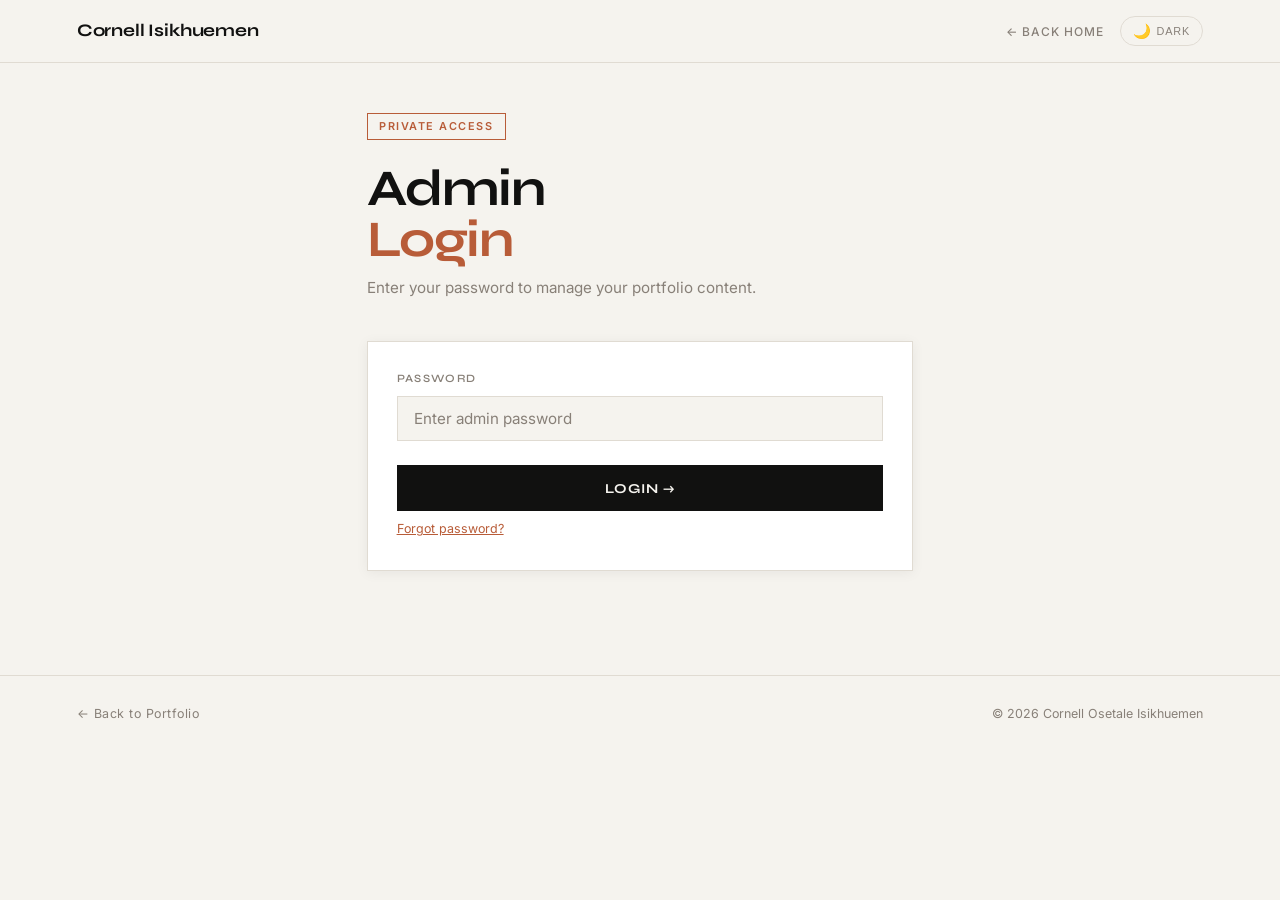
<file: admin.html>
<!DOCTYPE html>
<html lang="en" data-theme="light">
<head>
  <meta charset="UTF-8" />
  <meta name="viewport" content="width=device-width, initial-scale=1.0" />
  <title>Admin Panel | Korncept</title>
  <meta name="robots" content="noindex, nofollow" />
  <link href="https://fonts.googleapis.com/css2?family=Syne:wght@400;500;600;700&family=Inter:wght@300;400;500&display=swap" rel="stylesheet" />

  <style>
    :root {
      --ink:        #111110;
      --paper:      #f5f3ee;
      --surface:    #ffffff;
      --accent:     #b85c38;
      --accent-dim: rgba(184,92,56,0.08);
      --muted:      #888078;
      --rule:       #e0dbd2;
      --nav-bg:     rgba(245,243,238,0.94);
      --ok:         #1e6641; --ok-bg:  #edf7f1;
      --bad:        #7a1e1e; --bad-bg: #fdeaea;
      --warn:       #7a4f10; --warn-bg:#fdf3e3;
      --info:       #1a3f6f; --info-bg:#e8f0fb;
      --display: 'Syne', system-ui, sans-serif;
      --body:    'Inter', system-ui, sans-serif;
      --shadow:  0 2px 12px rgba(0,0,0,0.06);
    }
    [data-theme="dark"] {
      --ink:        #f0ece3; --paper:      #0d0d0c; --surface:    #1a1917;
      --accent:     #d4764e; --accent-dim: rgba(212,118,78,0.1);
      --muted:      #8a8278; --rule:       #2a2926; --nav-bg:     rgba(13,13,12,0.94);
      --ok:  #3aaa6a; --ok-bg:   #0d2318;
      --bad: #d45050; --bad-bg:  #200c0c;
      --warn:#c9882a; --warn-bg: #1f1508;
      --info:#5a8fd4; --info-bg: #091529;
    }
    *, *::before, *::after { box-sizing: border-box; margin: 0; padding: 0; }
    html { scroll-behavior: smooth; }
    body { background: var(--paper); color: var(--ink); font-family: var(--body); font-size: 16px; line-height: 1.6; transition: background 0.3s, color 0.3s; min-height: 100vh; }

    /* ── NAV ── */
    nav { position: fixed; top: 0; left: 0; right: 0; display: flex; justify-content: space-between; align-items: center; padding: 1rem 6vw; background: var(--nav-bg); backdrop-filter: blur(10px); border-bottom: 1px solid var(--rule); z-index: 100; }
    .nav-logo { font-family: var(--display); font-size: 1.1rem; font-weight: 700; color: var(--ink); text-decoration: none; letter-spacing: -0.01em; }
    .nav-right { display: flex; align-items: center; gap: 1rem; }
    .nav-back { font-size: 0.75rem; font-weight: 500; letter-spacing: 0.08em; text-transform: uppercase; color: var(--muted); text-decoration: none; transition: color 0.2s; }
    .nav-back:hover { color: var(--accent); }
    .theme-toggle { background: none; border: 1px solid var(--rule); border-radius: 100px; padding: 0.35rem 0.75rem; cursor: pointer; font-size: 0.9rem; color: var(--ink); display: flex; align-items: center; gap: 0.35rem; transition: border-color 0.2s; }
    .theme-toggle:hover { border-color: var(--accent); }
    .toggle-label { font-size: 0.68rem; font-weight: 500; letter-spacing: 0.08em; text-transform: uppercase; color: var(--muted); }

    /* ── LAYOUT ── */
    main { padding: 7rem 6vw 5rem; max-width: 700px; margin: 0 auto; }

    /* ── SCREENS ── */
    .screen { display: none; }
    .screen.active { display: block; }

    /* ── HEADER ── */
    .page-tag { display: inline-block; font-size: 0.68rem; font-weight: 600; letter-spacing: 0.14em; text-transform: uppercase; color: var(--accent); border: 1px solid var(--accent); padding: 0.25rem 0.7rem; margin-bottom: 1.4rem; }
    .page-title { font-family: var(--display); font-size: clamp(2rem, 7vw, 3.2rem); font-weight: 700; letter-spacing: -0.03em; line-height: 1; margin-bottom: 0.7rem; }
    .page-title .accent { color: var(--accent); }
    .page-sub { font-size: 0.95rem; color: var(--muted); margin-bottom: 2.5rem; }

    /* ── CARD ── */
    .card { background: var(--surface); border: 1px solid var(--rule); padding: 1.8rem; margin-bottom: 1.5rem; box-shadow: var(--shadow); }

    /* ── FORM ── */
    .field-label { font-family: var(--display); font-size: 0.7rem; font-weight: 600; letter-spacing: 0.12em; text-transform: uppercase; color: var(--muted); margin-bottom: 0.5rem; display: block; }
    .field-input { width: 100%; background: var(--paper); border: 1px solid var(--rule); color: var(--ink); font-family: var(--body); font-size: 0.95rem; padding: 0.75rem 1rem; outline: none; transition: border-color 0.2s; margin-bottom: 1rem; }
    .field-input:focus { border-color: var(--accent); }
    .field-input::placeholder { color: var(--muted); }
    textarea.field-input { resize: vertical; min-height: 80px; }
    .field-row { display: grid; grid-template-columns: 1fr 1fr; gap: 0.8rem; }

    /* ── BUTTONS ── */
    .btn-primary { width: 100%; padding: 0.9rem; background: var(--ink); color: var(--paper); font-family: var(--display); font-size: 0.85rem; font-weight: 700; letter-spacing: 0.06em; text-transform: uppercase; border: none; cursor: pointer; transition: background 0.2s; margin-top: 0.5rem; }
    .btn-primary:hover { background: var(--accent); }
    .btn-secondary { padding: 0.55rem 1rem; background: none; border: 1px solid var(--rule); color: var(--muted); font-family: var(--display); font-size: 0.7rem; font-weight: 600; letter-spacing: 0.08em; text-transform: uppercase; cursor: pointer; transition: all 0.2s; }
    .btn-secondary:hover { border-color: var(--accent); color: var(--accent); }
    .btn-danger { border-color: var(--bad) !important; color: var(--bad) !important; }
    .btn-danger:hover { background: var(--bad) !important; color: white !important; }
    .btn-edit  { border-color: var(--info) !important; color: var(--info) !important; }
    .btn-edit:hover { background: var(--info) !important; color: white !important; }
    .btn-ok    { border-color: var(--ok) !important; color: var(--ok) !important; }
    .btn-ok:hover { background: var(--ok) !important; color: white !important; }
    .btn-row { display: flex; gap: 0.5rem; flex-wrap: wrap; }

    /* ── ALERTS ── */
    .alert { padding: 0.8rem 1rem; font-size: 0.85rem; border-left: 3px solid; margin-bottom: 1rem; display: none; }
    .alert.visible { display: block; }
    .alert-ok   { background: var(--ok-bg);   border-color: var(--ok);   color: var(--ok); }
    .alert-bad  { background: var(--bad-bg);  border-color: var(--bad);  color: var(--bad); }
    .alert-warn { background: var(--warn-bg); border-color: var(--warn); color: var(--warn); }
    .alert-info { background: var(--info-bg); border-color: var(--info); color: var(--info); }

    /* ── FORGOT PW LINK ── */
    .forgot-link { font-size: 0.78rem; color: var(--accent); cursor: pointer; text-decoration: underline; margin-top: 0.5rem; display: inline-block; }
    .forgot-link:hover { opacity: 0.8; }

    /* ── TABS ── */
    .tabs { display: flex; border-bottom: 1px solid var(--rule); margin-bottom: 2rem; overflow-x: auto; }
    .tab-btn { background: none; border: none; border-bottom: 2px solid transparent; padding: 0.7rem 1rem; font-family: var(--display); font-size: 0.72rem; font-weight: 600; letter-spacing: 0.08em; text-transform: uppercase; color: var(--muted); cursor: pointer; margin-bottom: -1px; transition: all 0.2s; white-space: nowrap; flex-shrink: 0; }
    .tab-btn.active { color: var(--accent); border-bottom-color: var(--accent); }
    .tab-panel { display: none; }
    .tab-panel.active { display: block; }

    /* ── SECTION TITLE ── */
    .section-title { font-family: var(--display); font-size: 1rem; font-weight: 700; letter-spacing: -0.02em; margin-bottom: 1.2rem; color: var(--ink); }

    /* ── IMAGE PREVIEW ── */
    .img-preview { width: 100%; aspect-ratio: 16/9; background: var(--paper); border: 1px dashed var(--rule); display: flex; align-items: center; justify-content: center; margin-bottom: 1rem; overflow: hidden; cursor: pointer; transition: border-color 0.2s; }
    .img-preview:hover { border-color: var(--accent); }
    .img-preview img { width: 100%; height: 100%; object-fit: cover; display: block; }
    .img-preview-placeholder { text-align: center; color: var(--muted); font-size: 0.85rem; }
    .img-preview-placeholder span { font-size: 2rem; display: block; margin-bottom: 0.5rem; }

    /* ── PILLS ── */
    .pill-row { display: flex; gap: 0.4rem; flex-wrap: wrap; margin-bottom: 1rem; }
    .pill { padding: 0.35rem 0.8rem; background: var(--paper); border: 1px solid var(--rule); color: var(--muted); font-family: var(--display); font-size: 0.68rem; font-weight: 600; letter-spacing: 0.08em; text-transform: uppercase; cursor: pointer; transition: all 0.15s; }
    .pill:hover { border-color: var(--accent); color: var(--accent); }
    .pill.active { background: var(--accent); border-color: var(--accent); color: white; }

    /* ── ITEM ROWS ── */
    .items-list { display: flex; flex-direction: column; gap: 0.8rem; }
    .item-row { background: var(--surface); border: 1px solid var(--rule); overflow: hidden; }
    .item-row-header { display: flex; align-items: center; gap: 1rem; padding: 0.9rem 1rem; }
    .item-thumb { width: 52px; height: 52px; object-fit: cover; flex-shrink: 0; border: 1px solid var(--rule); }
    .item-info { flex: 1; min-width: 0; }
    .item-name { font-family: var(--display); font-size: 0.9rem; font-weight: 600; white-space: nowrap; overflow: hidden; text-overflow: ellipsis; }
    .item-meta { font-size: 0.72rem; color: var(--muted); margin-top: 0.2rem; }
    .item-actions { display: flex; gap: 0.4rem; flex-shrink: 0; }

    /* ── INLINE EDIT PANEL ── */
    .edit-panel { display: none; padding: 1.2rem; border-top: 1px solid var(--rule); background: var(--paper); }
    .edit-panel.open { display: block; }
    .edit-img-row { display: flex; align-items: center; gap: 1rem; margin-bottom: 1rem; }
    .edit-thumb { width: 80px; height: 80px; object-fit: cover; border: 1px solid var(--rule); flex-shrink: 0; }
    .edit-img-change { font-size: 0.72rem; color: var(--accent); cursor: pointer; text-decoration: underline; }

    /* ── LINK ROWS ── */
    .link-row { background: var(--surface); border: 1px solid var(--rule); overflow: hidden; }
    .link-row-header { display: flex; align-items: center; gap: 1rem; padding: 0.9rem 1rem; }
    .link-info { flex: 1; min-width: 0; }
    .link-name { font-family: var(--display); font-size: 0.9rem; font-weight: 600; }
    .link-url  { font-size: 0.72rem; color: var(--accent); white-space: nowrap; overflow: hidden; text-overflow: ellipsis; }

    /* ── CODE SNIPPET ── */
    .snippet-area { font-family: monospace; font-size: 0.72rem; background: var(--paper); border: 1px solid var(--rule); padding: 1rem; width: 100%; resize: vertical; min-height: 120px; color: var(--ink); outline: none; }

    /* ── PASSWORD STRENGTH ── */
    .pw-strength { height: 3px; background: var(--rule); margin-bottom: 1rem; position: relative; }
    .pw-strength-bar { height: 100%; width: 0%; transition: width 0.3s, background 0.3s; }

    /* ── SECURITY Q ── */
    .security-note { font-size: 0.78rem; color: var(--muted); margin-bottom: 1rem; font-style: italic; }

    /* ── EMPTY ── */
    .empty-state { text-align: center; padding: 2.5rem; color: var(--muted); font-size: 0.85rem; font-style: italic; border: 1px dashed var(--rule); }

    /* ── LOGOUT ROW ── */
    .logout-row { display: flex; justify-content: space-between; align-items: center; margin-top: 3rem; padding-top: 1.5rem; border-top: 1px solid var(--rule); flex-wrap: wrap; gap: 0.8rem; }
    .logout-info { font-size: 0.8rem; color: var(--muted); }

    footer { border-top: 1px solid var(--rule); padding: 1.8rem 6vw; display: flex; justify-content: space-between; align-items: center; font-size: 0.78rem; color: var(--muted); flex-wrap: wrap; gap: 0.5rem; }
    .footer-back { color: var(--muted); text-decoration: none; font-size: 0.78rem; letter-spacing: 0.04em; transition: color 0.2s; }
    .footer-back:hover { color: var(--accent); }
    :focus-visible { outline: 2px solid var(--accent); outline-offset: 3px; }
    .hidden { display: none !important; }
    .divider { border: none; border-top: 1px solid var(--rule); margin: 1.5rem 0; }

    @media (max-width: 480px) {
      .field-row { grid-template-columns: 1fr; }
      .item-actions { flex-direction: column; }
    }
  </style>
</head>
<body>

  <nav>
    <a href="index.html" class="nav-logo">Cornell Isikhuemen</a>
    <div class="nav-right">
      <a href="index.html" class="nav-back">← Back Home</a>
      <button class="theme-toggle" id="themeToggle" aria-label="Toggle dark mode">
        <span id="themeIcon" aria-hidden="true">🌙</span>
        <span class="toggle-label" id="themeLabel">Dark</span>
      </button>
    </div>
  </nav>

  <main>

    <!-- ══════════════════════
         SCREEN 1 — LOGIN
    ══════════════════════ -->
    <div class="screen active" id="screen-login">
      <div class="page-tag">Private Access</div>
      <h1 class="page-title">Admin<br/><span class="accent">Login</span></h1>
      <p class="page-sub">Enter your password to manage your portfolio content.</p>

      <div class="card">
        <div class="alert alert-bad" id="login-error">❌ Incorrect password. Please try again.</div>
        <label class="field-label" for="loginPassword">Password</label>
        <input class="field-input" type="password" id="loginPassword" placeholder="Enter admin password" />
        <button class="btn-primary" onclick="login()">Login →</button>
        <br/>
        <span class="forgot-link" onclick="showScreen('screen-forgot')">Forgot password?</span>
      </div>
    </div>

    <!-- ══════════════════════
         SCREEN 2 — FORGOT PASSWORD
    ══════════════════════ -->
    <div class="screen" id="screen-forgot">
      <div class="page-tag">Account Recovery</div>
      <h1 class="page-title">Forgot<br/><span class="accent">Password</span></h1>
      <p class="page-sub">Answer your security question to reset your password.</p>

      <div class="card">
        <div class="alert alert-bad"  id="forgot-error">❌ Wrong answer. Please try again.</div>
        <div class="alert alert-info" id="forgot-hint"></div>

        <p class="security-note">Security Question: <strong id="secQDisplay"></strong></p>

        <label class="field-label" for="secAnswer">Your Answer</label>
        <input class="field-input" type="text" id="secAnswer" placeholder="Type your answer..." />

        <button class="btn-primary" onclick="verifySecAnswer()">Verify Answer →</button>
        <br/>
        <span class="forgot-link" onclick="showScreen('screen-login')" style="margin-top:0.8rem; display:inline-block;">← Back to Login</span>
      </div>
    </div>

    <!-- ══════════════════════
         SCREEN 3 — RESET PASSWORD
    ══════════════════════ -->
    <div class="screen" id="screen-reset">
      <div class="page-tag">Reset Password</div>
      <h1 class="page-title">New<br/><span class="accent">Password</span></h1>
      <p class="page-sub">Choose a strong new password for your admin panel.</p>

      <div class="card">
        <div class="alert alert-bad" id="reset-error">❌ Passwords do not match or are too short.</div>

        <label class="field-label" for="newPw1">New Password</label>
        <input class="field-input" type="password" id="newPw1" placeholder="At least 8 characters" oninput="checkPwStrength(this.value)" />
        <div class="pw-strength"><div class="pw-strength-bar" id="pwStrengthBar"></div></div>

        <label class="field-label" for="newPw2">Confirm New Password</label>
        <input class="field-input" type="password" id="newPw2" placeholder="Repeat your new password" />

        <button class="btn-primary" onclick="resetPassword()">Set New Password →</button>
      </div>
    </div>

    <!-- ══════════════════════
         SCREEN 4 — DASHBOARD
    ══════════════════════ -->
    <div class="screen" id="screen-admin">
      <div class="page-tag">Admin Dashboard</div>
      <h1 class="page-title">Manage<br/><span class="accent">Content</span></h1>
      <p class="page-sub">Add, edit, and manage your portfolio items and links below.</p>

      <!-- TABS -->
      <div class="tabs">
        <button class="tab-btn active" onclick="switchTab('portfolio')" id="tab-portfolio">🖼️ Portfolio</button>
        <button class="tab-btn"        onclick="switchTab('links')"     id="tab-links">🔗 Links</button>
        <button class="tab-btn"        onclick="switchTab('manage')"    id="tab-manage">⚙️ Manage</button>
        <button class="tab-btn"        onclick="switchTab('settings')"  id="tab-settings">🔐 Settings</button>
      </div>

      <!-- ── PORTFOLIO TAB ── -->
      <div class="tab-panel active" id="panel-portfolio">
        <div class="section-title" id="portfolio-form-title">Add New Portfolio Item</div>
        <div class="card">
          <input type="hidden" id="editingItemId" value="" />

          <label class="field-label">Image</label>
          <div class="img-preview" id="imgPreview" onclick="document.getElementById('imgUpload').click()">
            <div class="img-preview-placeholder"><span>📸</span>Click to upload an image</div>
          </div>
          <input type="file" id="imgUpload" accept="image/*" class="hidden" onchange="previewImage(event)" />

          <div class="field-row">
            <div>
              <label class="field-label" for="itemTitle">Title</label>
              <input class="field-input" type="text" id="itemTitle" placeholder="e.g. Brand Identity" />
            </div>
            <div>
              <label class="field-label">Category</label>
              <div class="pill-row" id="categoryPills">
                <button class="pill active" data-cat="photography" onclick="selectCat(this)">Photo</button>
                <button class="pill" data-cat="design"      onclick="selectCat(this)">Design</button>
                <button class="pill" data-cat="research"    onclick="selectCat(this)">Research</button>
                <button class="pill" data-cat="dev"         onclick="selectCat(this)">Dev</button>
              </div>
            </div>
          </div>

          <label class="field-label" for="itemCaption">Caption</label>
          <textarea class="field-input" id="itemCaption" placeholder="Short description shown in the lightbox..."></textarea>

          <div class="alert alert-ok"  id="portfolio-success">✅ Item saved successfully!</div>
          <div class="alert alert-bad" id="portfolio-error">❌ Please fill in the title and upload an image.</div>

          <div class="btn-row">
            <button class="btn-primary" style="flex:1" onclick="savePortfolioItem()">Save Item →</button>
            <button class="btn-secondary hidden" id="cancelEditItemBtn" onclick="cancelEditItem()">Cancel</button>
          </div>
        </div>

        <!-- SNIPPET -->
        <div id="snippetSection" class="hidden">
          <div class="section-title">Generated Code Snippet</div>
          <div class="card">
            <p style="font-size:0.82rem;color:var(--muted);margin-bottom:1rem;">Copy this into your <code>index.html</code> portfolio grid to make it permanent for all visitors:</p>
            <textarea class="snippet-area" id="snippetOutput" readonly></textarea>
            <br/>
            <button class="btn-secondary btn-ok" style="margin-top:0.8rem;" onclick="copySnippet()">📋 Copy Snippet</button>
          </div>
        </div>
      </div>

      <!-- ── LINKS TAB ── -->
      <div class="tab-panel" id="panel-links">
        <div class="section-title" id="link-form-title">Add New Link</div>
        <div class="card">
          <input type="hidden" id="editingLinkId" value="" />

          <label class="field-label" for="linkName">Link Name</label>
          <input class="field-input" type="text" id="linkName" placeholder="e.g. My Behance Profile" />

          <label class="field-label" for="linkUrl">URL</label>
          <input class="field-input" type="url" id="linkUrl" placeholder="https://behance.net/yourprofile" />

          <label class="field-label" for="linkDesc">Description (optional)</label>
          <input class="field-input" type="text" id="linkDesc" placeholder="e.g. View my graphic design portfolio" />

          <label class="field-label">Link Type</label>
          <div class="pill-row" id="linkTypePills">
            <button class="pill active" data-type="social"    onclick="selectLinkType(this)">Social</button>
            <button class="pill"        data-type="portfolio" onclick="selectLinkType(this)">Portfolio</button>
            <button class="pill"        data-type="research"  onclick="selectLinkType(this)">Research</button>
            <button class="pill"        data-type="other"     onclick="selectLinkType(this)">Other</button>
          </div>

          <div class="alert alert-ok"  id="link-success">✅ Link saved successfully!</div>
          <div class="alert alert-bad" id="link-error">❌ Please enter a name and valid URL.</div>

          <div class="btn-row">
            <button class="btn-primary" style="flex:1" onclick="saveLink()">Save Link →</button>
            <button class="btn-secondary hidden" id="cancelEditLinkBtn" onclick="cancelEditLink()">Cancel</button>
          </div>
        </div>

        <!-- SAVED LINKS -->
        <div class="section-title" style="margin-top:2rem;">Saved Links</div>
        <div id="linksList" class="items-list">
          <div class="empty-state">No links saved yet!</div>
        </div>
      </div>

      <!-- ── MANAGE TAB ── -->
      <div class="tab-panel" id="panel-manage">
        <div class="section-title">Portfolio Items</div>
        <div id="manageList" class="items-list">
          <div class="empty-state">No items added yet!</div>
        </div>
      </div>

      <!-- ── SETTINGS TAB ── -->
      <div class="tab-panel" id="panel-settings">

        <!-- CHANGE PASSWORD -->
        <div class="section-title">Change Password</div>
        <div class="card">
          <label class="field-label" for="currentPw">Current Password</label>
          <input class="field-input" type="password" id="currentPw" placeholder="Enter current password" />

          <label class="field-label" for="newPwA">New Password</label>
          <input class="field-input" type="password" id="newPwA" placeholder="At least 8 characters" oninput="checkPwStrength(this.value)" />
          <div class="pw-strength"><div class="pw-strength-bar" id="pwStrengthBar"></div></div>

          <label class="field-label" for="newPwB">Confirm New Password</label>
          <input class="field-input" type="password" id="newPwB" placeholder="Repeat new password" />

          <div class="alert alert-ok"  id="changepw-success">✅ Password changed successfully!</div>
          <div class="alert alert-bad" id="changepw-error">❌ Check your current password and try again.</div>

          <button class="btn-primary" onclick="changePassword()">Update Password →</button>
        </div>

        <!-- SECURITY QUESTION -->
        <div class="section-title">Security Question</div>
        <div class="card">
          <p class="security-note">This is used to recover your password if you forget it. Choose something only you would know.</p>

          <label class="field-label" for="secQSelect">Security Question</label>
          <select class="field-input" id="secQSelect">
            <option value="What is your mother's maiden name?">What is your mother's maiden name?</option>
            <option value="What was the name of your first pet?">What was the name of your first pet?</option>
            <option value="What city were you born in?">What city were you born in?</option>
            <option value="What is your favourite childhood food?">What is your favourite childhood food?</option>
            <option value="What was the name of your primary school?">What was the name of your primary school?</option>
            <option value="What is your favourite movie?">What is your favourite movie?</option>
          </select>

          <label class="field-label" for="secAInput">Your Answer</label>
          <input class="field-input" type="text" id="secAInput" placeholder="Type your answer..." />

          <div class="alert alert-ok"  id="secq-success">✅ Security question saved!</div>
          <div class="alert alert-bad" id="secq-error">❌ Please select a question and type your answer.</div>

          <button class="btn-primary" onclick="saveSecurityQuestion()">Save Security Question →</button>
        </div>

        <!-- DANGER ZONE -->
        <div class="section-title" style="color:var(--bad);">Danger Zone</div>
        <div class="card" style="border-color:var(--bad);">
          <p style="font-size:0.85rem;color:var(--muted);margin-bottom:1rem;">Clear all admin-added content from this browser. This cannot be undone!</p>
          <button class="btn-secondary btn-danger" onclick="clearAll()">🗑️ Clear All Admin Content</button>
        </div>
      </div>

      <!-- LOGOUT -->
      <div class="logout-row">
        <span class="logout-info">Logged in as Cornell Isikhuemen</span>
        <button class="btn-secondary btn-danger" onclick="logout()">Logout</button>
      </div>
    </div>

  </main>

  <footer>
    <a href="index.html" class="footer-back">← Back to Portfolio</a>
    <span>© 2026 Cornell Osetale Isikhuemen</span>
  </footer>

  <script>

    /* ══════════════════════════════
       THEME
    ══════════════════════════════ */
    const html = document.documentElement;
    const savedTheme = localStorage.getItem('theme') || 'light';
    html.setAttribute('data-theme', savedTheme);
    updateToggleUI(savedTheme);
    document.getElementById('themeToggle').addEventListener('click', () => {
      const next = html.getAttribute('data-theme') === 'light' ? 'dark' : 'light';
      html.setAttribute('data-theme', next);
      localStorage.setItem('theme', next);
      updateToggleUI(next);
    });
    function updateToggleUI(t) {
      document.getElementById('themeIcon').textContent  = t === 'dark' ? '☀️' : '🌙';
      document.getElementById('themeLabel').textContent = t === 'dark' ? 'Light' : 'Dark';
    }

    /* ══════════════════════════════
       STORAGE KEYS
    ══════════════════════════════ */
    const KEY_PW    = 'admin_password';
    const KEY_AUTH  = 'admin_auth';
    const KEY_ITEMS = 'admin_portfolio_items';
    const KEY_LINKS = 'admin_links';
    const KEY_SECQ  = 'admin_sec_question';
    const KEY_SECA  = 'admin_sec_answer';

    /* ── Default password (hashed simply via btoa) ── */
    function getStoredPw() { return localStorage.getItem(KEY_PW) || btoa('Korncept2026'); }
    function checkPw(input) { return btoa(input) === getStoredPw(); }
    function storePw(pw)    { localStorage.setItem(KEY_PW, btoa(pw)); }

    /* ══════════════════════════════
       SCREEN MANAGEMENT
    ══════════════════════════════ */
    function showScreen(id) {
      document.querySelectorAll('.screen').forEach(s => s.classList.remove('active'));
      document.getElementById(id).classList.add('active');
    }

    /* ══════════════════════════════
       LOGIN
    ══════════════════════════════ */
    function login() {
      const pw = document.getElementById('loginPassword').value;
      if (checkPw(pw)) {
        localStorage.setItem(KEY_AUTH, 'true');
        document.getElementById('loginPassword').value = '';
        document.getElementById('login-error').classList.remove('visible');
        showScreen('screen-admin');
        renderAll();
      } else {
        document.getElementById('login-error').classList.add('visible');
        document.getElementById('loginPassword').value = '';
      }
    }

    document.getElementById('loginPassword').addEventListener('keydown', e => {
      if (e.key === 'Enter') login();
    });

    function logout() {
      if (!confirm('Are you sure you want to logout?')) return;
      localStorage.removeItem(KEY_AUTH);
      showScreen('screen-login');
    }

    // Auto-login if session active
    if (localStorage.getItem(KEY_AUTH) === 'true') {
      showScreen('screen-admin');
      renderAll();
    }

    /* ══════════════════════════════
       FORGOT PASSWORD
    ══════════════════════════════ */
    // Show forgot screen and display security question
    document.querySelector('.forgot-link').addEventListener('click', () => {
      const q = localStorage.getItem(KEY_SECQ);
      if (!q) {
        alert('No security question has been set up yet. Please contact yourself! 😄\n\nDefault password: Korncept2026');
        return;
      }
      document.getElementById('secQDisplay').textContent = q;
      document.getElementById('forgot-error').classList.remove('visible');
      document.getElementById('forgot-hint').classList.remove('visible');
      document.getElementById('secAnswer').value = '';
      showScreen('screen-forgot');
    });

    function verifySecAnswer() {
      const answer   = document.getElementById('secAnswer').value.trim().toLowerCase();
      const stored   = (localStorage.getItem(KEY_SECA) || '').toLowerCase();
      if (!answer) return;

      if (answer === stored) {
        document.getElementById('forgot-error').classList.remove('visible');
        showScreen('screen-reset');
        document.getElementById('newPw1').value = '';
        document.getElementById('newPw2').value = '';
        document.getElementById('reset-error').classList.remove('visible');
        resetPwStrength();
      } else {
        document.getElementById('forgot-error').classList.add('visible');
        document.getElementById('secAnswer').value = '';
      }
    }

    document.getElementById('secAnswer').addEventListener('keydown', e => {
      if (e.key === 'Enter') verifySecAnswer();
    });

    /* ══════════════════════════════
       RESET PASSWORD (after forgot)
    ══════════════════════════════ */
    function resetPassword() {
      const pw1 = document.getElementById('newPw1').value;
      const pw2 = document.getElementById('newPw2').value;
      if (pw1.length < 8 || pw1 !== pw2) {
        document.getElementById('reset-error').classList.add('visible');
        return;
      }
      storePw(pw1);
      alert('✅ Password reset successfully! Please login with your new password.');
      showScreen('screen-login');
    }

    /* ══════════════════════════════
       CHANGE PASSWORD (from settings)
    ══════════════════════════════ */
    function changePassword() {
      const current = document.getElementById('currentPw').value;
      const newA    = document.getElementById('newPwA').value;
      const newB    = document.getElementById('newPwB').value;

      hideAlerts('changepw');

      if (!checkPw(current)) {
        document.getElementById('changepw-error').textContent = '❌ Current password is incorrect.';
        document.getElementById('changepw-error').classList.add('visible');
        return;
      }
      if (newA.length < 8) {
        document.getElementById('changepw-error').textContent = '❌ New password must be at least 8 characters.';
        document.getElementById('changepw-error').classList.add('visible');
        return;
      }
      if (newA !== newB) {
        document.getElementById('changepw-error').textContent = '❌ New passwords do not match.';
        document.getElementById('changepw-error').classList.add('visible');
        return;
      }

      storePw(newA);
      document.getElementById('currentPw').value = '';
      document.getElementById('newPwA').value    = '';
      document.getElementById('newPwB').value    = '';
      resetPwStrength();
      document.getElementById('changepw-success').classList.add('visible');
      setTimeout(() => hideAlerts('changepw'), 4000);
    }

    /* ══════════════════════════════
       PASSWORD STRENGTH METER
    ══════════════════════════════ */
    function checkPwStrength(pw) {
      const bar = document.getElementById('pwStrengthBar');
      if (!pw) { resetPwStrength(); return; }
      let score = 0;
      if (pw.length >= 8)  score++;
      if (pw.length >= 12) score++;
      if (/[A-Z]/.test(pw)) score++;
      if (/[0-9]/.test(pw)) score++;
      if (/[^A-Za-z0-9]/.test(pw)) score++;
      const levels = ['#d45050','#c9882a','#c9882a','#3aaa6a','#1e6641'];
      const widths = ['20%','40%','60%','80%','100%'];
      bar.style.width      = widths[score - 1] || '0%';
      bar.style.background = levels[score - 1] || 'var(--rule)';
    }

    function resetPwStrength() {
      const bar = document.getElementById('pwStrengthBar');
      if (bar) { bar.style.width = '0%'; }
    }

    /* ══════════════════════════════
       SECURITY QUESTION
    ══════════════════════════════ */
    function saveSecurityQuestion() {
      const q = document.getElementById('secQSelect').value;
      const a = document.getElementById('secAInput').value.trim();
      hideAlerts('secq');
      if (!q || !a) { document.getElementById('secq-error').classList.add('visible'); return; }
      localStorage.setItem(KEY_SECQ, q);
      localStorage.setItem(KEY_SECA, a.toLowerCase());
      document.getElementById('secAInput').value = '';
      document.getElementById('secq-success').classList.add('visible');
      setTimeout(() => hideAlerts('secq'), 4000);
    }

    // Load saved security question on settings open
    function loadSecuritySettings() {
      const saved = localStorage.getItem(KEY_SECQ);
      if (saved) {
        const sel = document.getElementById('secQSelect');
        for (let opt of sel.options) { if (opt.value === saved) { opt.selected = true; break; } }
      }
    }

    /* ══════════════════════════════
       TABS
    ══════════════════════════════ */
    function switchTab(tab) {
      document.querySelectorAll('.tab-btn').forEach(b => b.classList.remove('active'));
      document.querySelectorAll('.tab-panel').forEach(p => p.classList.remove('active'));
      document.getElementById('tab-' + tab).classList.add('active');
      document.getElementById('panel-' + tab).classList.add('active');
      if (tab === 'manage')   renderManage();
      if (tab === 'links')    renderLinks();
      if (tab === 'settings') loadSecuritySettings();
    }

    /* ══════════════════════════════
       PILLS
    ══════════════════════════════ */
    let selectedCat      = 'photography';
    let selectedLinkType = 'social';

    function selectCat(el) {
      document.querySelectorAll('#categoryPills .pill').forEach(p => p.classList.remove('active'));
      el.classList.add('active');
      selectedCat = el.getAttribute('data-cat');
    }

    function selectLinkType(el) {
      document.querySelectorAll('#linkTypePills .pill').forEach(p => p.classList.remove('active'));
      el.classList.add('active');
      selectedLinkType = el.getAttribute('data-type');
    }

    /* ══════════════════════════════
       IMAGE PREVIEW
    ══════════════════════════════ */
    let uploadedImageData = null;
    let uploadedImageName = '';

    function previewImage(event) {
      const file = event.target.files[0];
      if (!file) return;
      uploadedImageName = file.name;
      const reader = new FileReader();
      reader.onload = (e) => {
        uploadedImageData = e.target.result;
        document.getElementById('imgPreview').innerHTML =
          '<img src="' + uploadedImageData + '" alt="Preview" />';
      };
      reader.readAsDataURL(file);
    }

    /* ══════════════════════════════
       PORTFOLIO — ADD / EDIT
    ══════════════════════════════ */
    function savePortfolioItem() {
      const editingId = document.getElementById('editingItemId').value;
      const title     = document.getElementById('itemTitle').value.trim();
      const caption   = document.getElementById('itemCaption').value.trim();
      hideAlerts('portfolio');

      const items = getItems();

      if (editingId) {
        // EDIT MODE
        const idx = items.findIndex(i => i.id === editingId);
        if (idx === -1) return;
        if (!title) { document.getElementById('portfolio-error').classList.add('visible'); return; }
        items[idx].title    = title;
        items[idx].caption  = caption;
        items[idx].category = selectedCat;
        if (uploadedImageData) {
          items[idx].image     = uploadedImageData;
          items[idx].imageName = uploadedImageName;
        }
        saveItems(items);
        generateSnippet(items[idx]);
        cancelEditItem();
        document.getElementById('portfolio-success').textContent = '✅ Item updated successfully!';
        document.getElementById('portfolio-success').classList.add('visible');
        setTimeout(() => hideAlerts('portfolio'), 4000);
        switchTab('manage');

      } else {
        // ADD MODE
        if (!title || !uploadedImageData) {
          document.getElementById('portfolio-error').classList.add('visible');
          return;
        }
        const newItem = {
          id: 'item_' + Date.now(), title, caption,
          category: selectedCat, image: uploadedImageData,
          imageName: uploadedImageName,
          createdAt: new Date().toLocaleDateString()
        };
        items.push(newItem);
        saveItems(items);
        generateSnippet(newItem);
        resetPortfolioForm();
        document.getElementById('portfolio-success').textContent = '✅ Item added successfully!';
        document.getElementById('portfolio-success').classList.add('visible');
        setTimeout(() => hideAlerts('portfolio'), 4000);
      }
    }

    function editItem(id) {
      const item = getItems().find(i => i.id === id);
      if (!item) return;
      switchTab('portfolio');
      document.getElementById('portfolio-form-title').textContent = 'Edit Portfolio Item';
      document.getElementById('editingItemId').value  = id;
      document.getElementById('itemTitle').value      = item.title;
      document.getElementById('itemCaption').value    = item.caption || '';
      document.getElementById('imgPreview').innerHTML = '<img src="' + item.image + '" alt="Current image" />';
      uploadedImageData = item.image;
      uploadedImageName = item.imageName;
      document.querySelectorAll('#categoryPills .pill').forEach(p => {
        p.classList.toggle('active', p.getAttribute('data-cat') === item.category);
      });
      selectedCat = item.category;
      document.getElementById('cancelEditItemBtn').classList.remove('hidden');
      document.getElementById('snippetSection').classList.add('hidden');
      window.scrollTo({ top: 0, behavior: 'smooth' });
    }

    function cancelEditItem() {
      document.getElementById('portfolio-form-title').textContent = 'Add New Portfolio Item';
      document.getElementById('editingItemId').value = '';
      document.getElementById('cancelEditItemBtn').classList.add('hidden');
      resetPortfolioForm();
    }

    function resetPortfolioForm() {
      document.getElementById('itemTitle').value   = '';
      document.getElementById('itemCaption').value = '';
      document.getElementById('imgPreview').innerHTML =
        '<div class="img-preview-placeholder"><span>📸</span>Click to upload an image</div>';
      document.getElementById('imgUpload').value = '';
      uploadedImageData = null; uploadedImageName = '';
      document.querySelectorAll('#categoryPills .pill').forEach((p, i) => p.classList.toggle('active', i === 0));
      selectedCat = 'photography';
    }

    /* ══════════════════════════════
       LINKS — ADD / EDIT
    ══════════════════════════════ */
    function saveLink() {
      const editingId = document.getElementById('editingLinkId').value;
      const name = document.getElementById('linkName').value.trim();
      const url  = document.getElementById('linkUrl').value.trim();
      const desc = document.getElementById('linkDesc').value.trim();
      hideAlerts('link');

      if (!name || !url || !url.startsWith('http')) {
        document.getElementById('link-error').classList.add('visible');
        return;
      }

      const links = getLinks();

      if (editingId) {
        // EDIT MODE
        const idx = links.findIndex(l => l.id === editingId);
        if (idx !== -1) {
          links[idx] = { ...links[idx], name, url, desc, type: selectedLinkType };
          saveLinks(links);
        }
        cancelEditLink();
        document.getElementById('link-success').textContent = '✅ Link updated successfully!';
      } else {
        // ADD MODE
        links.push({ id: 'link_' + Date.now(), name, url, desc, type: selectedLinkType, createdAt: new Date().toLocaleDateString() });
        saveLinks(links);
        document.getElementById('link-success').textContent = '✅ Link added successfully!';
        document.getElementById('linkName').value = '';
        document.getElementById('linkUrl').value  = '';
        document.getElementById('linkDesc').value = '';
      }

      document.getElementById('link-success').classList.add('visible');
      setTimeout(() => hideAlerts('link'), 3000);
      renderLinks();
    }

    function editLink(id) {
      const link = getLinks().find(l => l.id === id);
      if (!link) return;
      document.getElementById('link-form-title').textContent  = 'Edit Link';
      document.getElementById('editingLinkId').value = id;
      document.getElementById('linkName').value = link.name;
      document.getElementById('linkUrl').value  = link.url;
      document.getElementById('linkDesc').value = link.desc || '';
      document.querySelectorAll('#linkTypePills .pill').forEach(p => {
        p.classList.toggle('active', p.getAttribute('data-type') === link.type);
      });
      selectedLinkType = link.type;
      document.getElementById('cancelEditLinkBtn').classList.remove('hidden');
      window.scrollTo({ top: 0, behavior: 'smooth' });
    }

    function cancelEditLink() {
      document.getElementById('link-form-title').textContent = 'Add New Link';
      document.getElementById('editingLinkId').value = '';
      document.getElementById('linkName').value = '';
      document.getElementById('linkUrl').value  = '';
      document.getElementById('linkDesc').value = '';
      document.getElementById('cancelEditLinkBtn').classList.add('hidden');
      document.querySelectorAll('#linkTypePills .pill').forEach((p, i) => p.classList.toggle('active', i === 0));
      selectedLinkType = 'social';
    }

    /* ══════════════════════════════
       RENDER LINKS
    ══════════════════════════════ */
    function renderLinks() {
      const links = getLinks();
      const el    = document.getElementById('linksList');
      if (!links.length) {
        el.innerHTML = '<div class="empty-state">No links saved yet — add your first one above!</div>';
        return;
      }
      el.innerHTML = links.map(l => `
        <div class="link-row">
          <div class="link-row-header">
            <div class="link-info">
              <div class="link-name">${l.name}</div>
              <div class="link-url">${l.url}</div>
              ${l.desc ? '<div style="font-size:0.72rem;color:var(--muted);margin-top:0.2rem;">' + l.desc + '</div>' : ''}
            </div>
            <div class="item-actions">
              <a href="${l.url}" target="_blank" rel="noopener" class="btn-secondary" style="text-decoration:none;">↗</a>
              <button class="btn-secondary btn-edit" onclick="editLink('${l.id}')">Edit</button>
              <button class="btn-secondary btn-danger" onclick="deleteLink('${l.id}')">✕</button>
            </div>
          </div>
        </div>
      `).join('');
    }

    function deleteLink(id) {
      if (!confirm('Delete this link?')) return;
      saveLinks(getLinks().filter(l => l.id !== id));
      renderLinks();
    }

    /* ══════════════════════════════
       RENDER MANAGE
    ══════════════════════════════ */
    function renderManage() {
      const items = getItems();
      const el    = document.getElementById('manageList');
      if (!items.length) {
        el.innerHTML = '<div class="empty-state">No items added yet — go to the Portfolio tab to add your first item!</div>';
        return;
      }
      el.innerHTML = items.map(item => `
        <div class="item-row">
          <div class="item-row-header">
            <img class="item-thumb" src="${item.image}" alt="${item.title}" />
            <div class="item-info">
              <div class="item-name">${item.title}</div>
              <div class="item-meta">${catLabel(item.category)} · Added ${item.createdAt}</div>
            </div>
            <div class="item-actions">
              <button class="btn-secondary btn-edit"   onclick="editItem('${item.id}')">Edit</button>
              <button class="btn-secondary"            onclick="reSnippet('${item.id}')">Code</button>
              <button class="btn-secondary btn-danger" onclick="deleteItem('${item.id}')">✕</button>
            </div>
          </div>
        </div>
      `).join('');
    }

    function deleteItem(id) {
      if (!confirm('Remove this portfolio item?')) return;
      saveItems(getItems().filter(i => i.id !== id));
      renderManage();
    }

    function reSnippet(id) {
      const item = getItems().find(i => i.id === id);
      if (item) { switchTab('portfolio'); generateSnippet(item); }
    }

    /* ══════════════════════════════
       CODE SNIPPET GENERATOR
    ══════════════════════════════ */
    const CAT_LABELS = { photography:'Photography', design:'Graphic Design', research:'Research', dev:'Development' };
    function catLabel(cat) { return CAT_LABELS[cat] || cat; }

    function generateSnippet(item) {
      const snippet =
`<div class="portfolio-card reveal" data-category="${item.category}" data-img="images/${item.imageName}" data-caption="${item.caption || item.title}" aria-label="View ${item.title}">
  <div class="portfolio-thumb">
    <img src="images/${item.imageName}" alt="${item.title}" />
  </div>
  <div class="portfolio-info">
    <div class="portfolio-category">${catLabel(item.category)}</div>
    <div class="portfolio-title">${item.title}</div>
  </div>
</div>`;
      document.getElementById('snippetOutput').value = snippet;
      document.getElementById('snippetSection').classList.remove('hidden');
    }

    function copySnippet() {
      const ta = document.getElementById('snippetOutput');
      ta.select();
      document.execCommand('copy');
      alert('✅ Snippet copied! Paste it inside the portfolio grid div in your index.html.');
    }

    /* ══════════════════════════════
       CLEAR ALL
    ══════════════════════════════ */
    function clearAll() {
      if (!confirm('Are you absolutely sure? This deletes ALL admin content from this browser!')) return;
      localStorage.removeItem(KEY_ITEMS);
      localStorage.removeItem(KEY_LINKS);
      renderManage(); renderLinks();
      alert('All admin content cleared.');
    }

    /* ══════════════════════════════
       STORAGE
    ══════════════════════════════ */
    function getItems()   { return JSON.parse(localStorage.getItem(KEY_ITEMS) || '[]'); }
    function saveItems(d) { localStorage.setItem(KEY_ITEMS, JSON.stringify(d)); }
    function getLinks()   { return JSON.parse(localStorage.getItem(KEY_LINKS) || '[]'); }
    function saveLinks(d) { localStorage.setItem(KEY_LINKS, JSON.stringify(d)); }

    function renderAll()  { renderLinks(); renderManage(); }

    /* ══════════════════════════════
       HIDE ALERTS
    ══════════════════════════════ */
    function hideAlerts(prefix) {
      document.getElementById(prefix + '-success')?.classList.remove('visible');
      document.getElementById(prefix + '-error')?.classList.remove('visible');
    }

  </script>
</body>
</html>
</file>
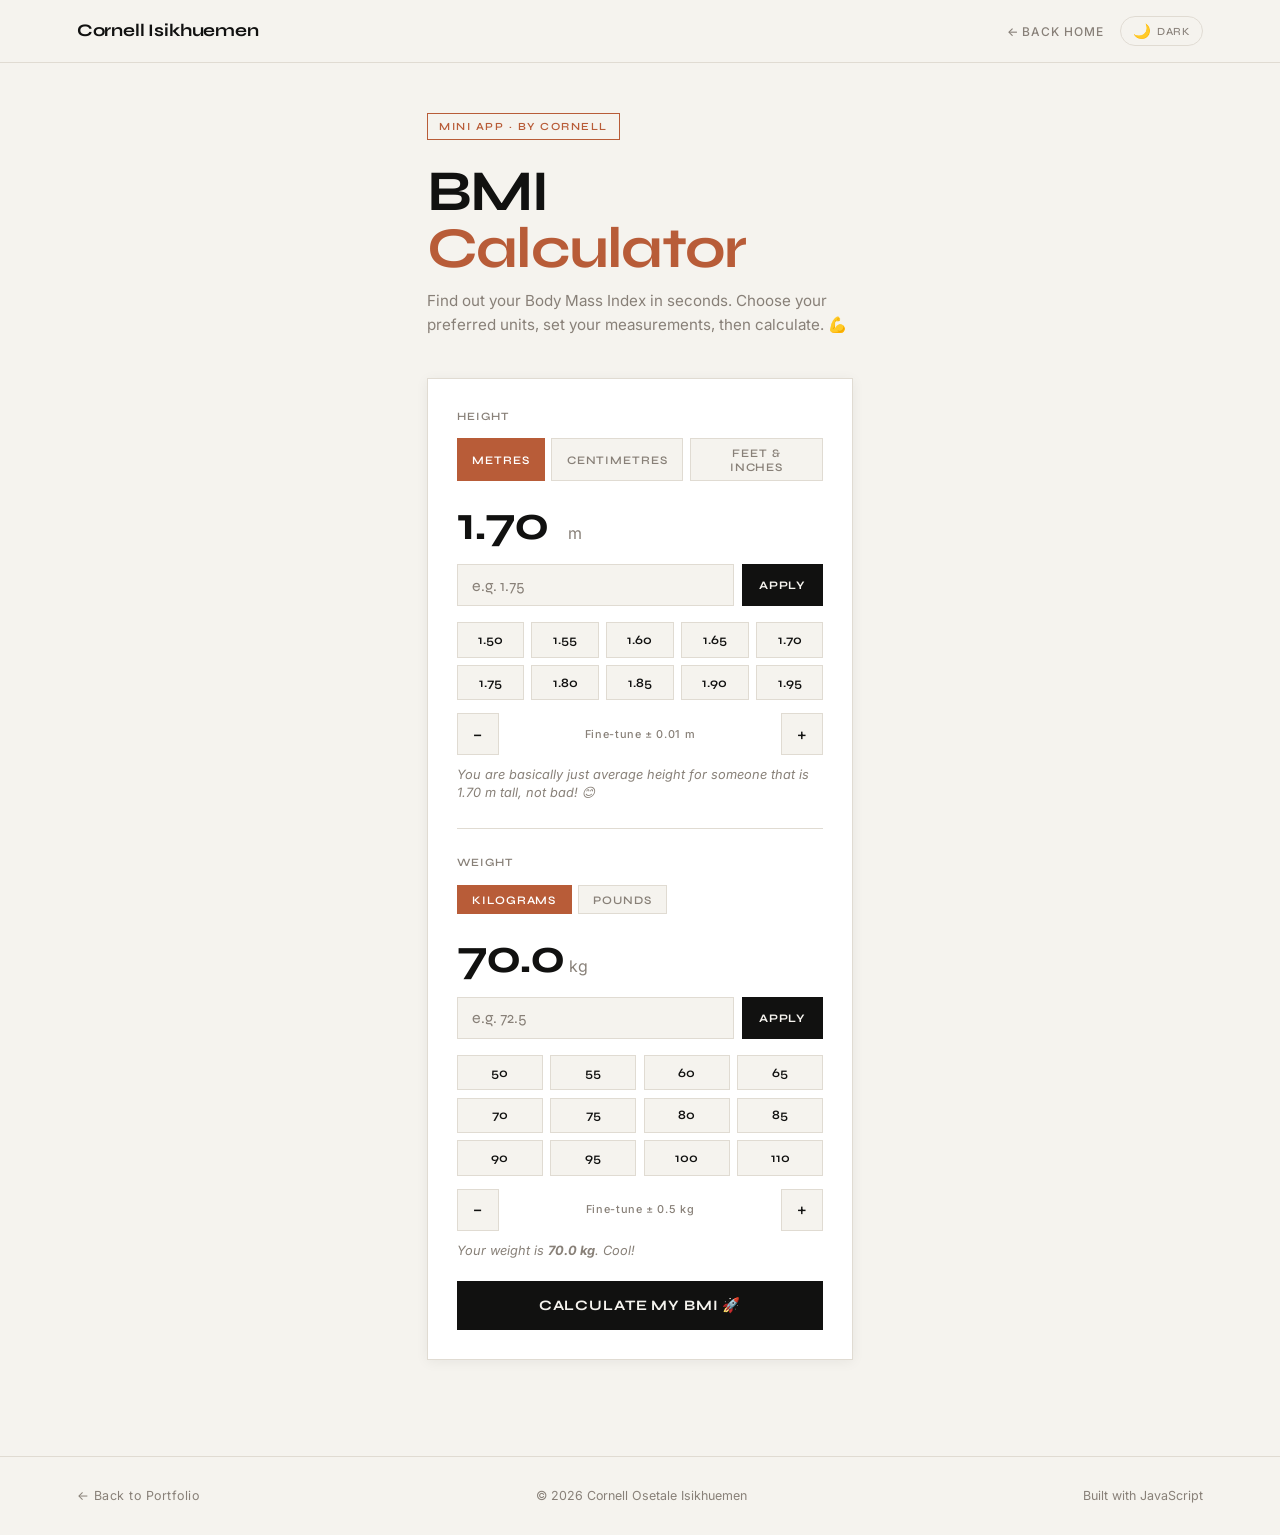
<file: bmi.html>
<!DOCTYPE html>
<html lang="en" data-theme="light">
<head>
  <meta charset="UTF-8" />
  <meta name="viewport" content="width=device-width, initial-scale=1.0" />
  <title>Cornell's BMI Calculator | Korncept</title>
  <meta name="description" content="Cornell's BMI Calculator — built by Cornell Osetale Isikhuemen (Korncept). Find out your Body Mass Index in seconds!" />
  <link rel="stylesheet" href="fonts.css" />
  <link href="https://fonts.googleapis.com/css2?family=Syne:wght@400;500;600;700&family=Inter:wght@300;400;500&display=swap" rel="stylesheet" />

  <style>
    :root {
      --ink:        #111110;
      --paper:      #f5f3ee;
      --surface:    #ffffff;
      --accent:     #b85c38;
      --accent-dim: rgba(184,92,56,0.08);
      --muted:      #888078;
      --rule:       #e0dbd2;
      --nav-bg:     rgba(245,243,238,0.94);
      --ok:         #1e6641; --ok-bg:   #edf7f1;
      --warn:       #7a4f10; --warn-bg: #fdf3e3;
      --bad:        #7a1e1e; --bad-bg:  #fdeaea;
      --info:       #1a3f6f; --info-bg: #e8f0fb;
      --display: 'Syne', system-ui, sans-serif;
      --body:    'Inter', system-ui, sans-serif;
      --shadow:  0 2px 12px rgba(0,0,0,0.06);
    }
    [data-theme="dark"] {
      --ink:        #f0ece3; --paper:   #0d0d0c; --surface: #1a1917;
      --accent:     #d4764e; --accent-dim: rgba(212,118,78,0.1);
      --muted:      #8a8278; --rule:    #2a2926; --nav-bg:  rgba(13,13,12,0.94);
      --ok:  #3aaa6a; --ok-bg:   #0d2318;
      --warn:#c9882a; --warn-bg: #1f1508;
      --bad: #d45050; --bad-bg:  #200c0c;
      --info:#5a8fd4; --info-bg: #091529;
    }
    *, *::before, *::after { box-sizing: border-box; margin: 0; padding: 0; }
    html { scroll-behavior: smooth; }
    body {
      background: var(--paper); color: var(--ink);
      font-family: var(--body); font-size: 16px; line-height: 1.6;
      transition: background 0.3s, color 0.3s; min-height: 100vh;
    }

    /* ── NAV ── */
    nav {
      position: fixed; top: 0; left: 0; right: 0;
      display: flex; justify-content: space-between; align-items: center;
      padding: 1rem 6vw; background: var(--nav-bg);
      backdrop-filter: blur(10px); border-bottom: 1px solid var(--rule); z-index: 100;
    }
    .nav-logo { font-family: var(--display); font-size: 1.1rem; font-weight: 700; letter-spacing: -0.01em; color: var(--ink); text-decoration: none; }
    .nav-right { display: flex; align-items: center; gap: 1rem; }
    .nav-back { font-size: 0.75rem; font-weight: 500; letter-spacing: 0.08em; text-transform: uppercase; color: var(--muted); text-decoration: none; transition: color 0.2s; }
    .nav-back:hover { color: var(--accent); }
    .theme-toggle { background: none; border: 1px solid var(--rule); border-radius: 100px; padding: 0.35rem 0.75rem; cursor: pointer; font-size: 0.9rem; color: var(--ink); display: flex; align-items: center; gap: 0.35rem; transition: border-color 0.2s; }
    .theme-toggle:hover { border-color: var(--accent); }
    .toggle-label { font-size: 0.68rem; font-weight: 500; letter-spacing: 0.08em; text-transform: uppercase; color: var(--muted); }

    /* ── LAYOUT ── */
    main { padding: 7rem 6vw 5rem; max-width: 580px; margin: 0 auto; }

    /* ── HEADER ── */
    .page-tag { display: inline-block; font-size: 0.68rem; font-weight: 600; letter-spacing: 0.14em; text-transform: uppercase; color: var(--accent); border: 1px solid var(--accent); padding: 0.25rem 0.7rem; margin-bottom: 1.4rem; }
    .page-title { font-family: var(--display); font-size: clamp(2.2rem, 8vw, 3.6rem); font-weight: 700; letter-spacing: -0.03em; line-height: 1; margin-bottom: 0.7rem; }
    .page-title .accent { color: var(--accent); }
    .page-sub { font-size: 0.95rem; color: var(--muted); font-weight: 400; margin-bottom: 2.5rem; line-height: 1.6; }

    /* ── INPUT CARD ── */
    .input-section { background: var(--surface); border: 1px solid var(--rule); padding: 1.8rem; margin-bottom: 1rem; box-shadow: var(--shadow); }

    /* ── UNIT TOGGLE ── */
    .unit-row { display: flex; gap: 0.4rem; margin-bottom: 1.2rem; }
    .unit-btn {
      padding: 0.4rem 0.9rem;
      background: var(--paper); border: 1px solid var(--rule);
      color: var(--muted); font-family: var(--display);
      font-size: 0.72rem; font-weight: 600; letter-spacing: 0.08em;
      text-transform: uppercase; cursor: pointer; transition: all 0.15s;
    }
    .unit-btn:hover { border-color: var(--accent); color: var(--accent); }
    .unit-btn.active { background: var(--accent); border-color: var(--accent); color: #fff; }

    /* ── FIELD LABEL ── */
    .field-label { font-family: var(--display); font-size: 0.7rem; font-weight: 600; letter-spacing: 0.12em; text-transform: uppercase; color: var(--muted); margin-bottom: 0.8rem; display: block; }

    /* ── VALUE DISPLAY ── */
    .value-display { display: flex; align-items: baseline; gap: 0.4rem; margin-bottom: 1rem; flex-wrap: wrap; }
    .value-number { font-family: var(--display); font-size: 3rem; font-weight: 700; letter-spacing: -0.04em; line-height: 1; color: var(--ink); min-width: 3ch; }
    .value-unit { font-size: 1rem; color: var(--muted); font-weight: 400; }

    /* ── MANUAL INPUT ── */
    .manual-row { display: flex; gap: 0.5rem; margin-bottom: 1rem; align-items: stretch; }
    .manual-input {
      flex: 1; background: var(--paper); border: 1px solid var(--rule);
      color: var(--ink); font-family: var(--display); font-size: 1rem; font-weight: 600;
      padding: 0.65rem 0.9rem; outline: none; transition: border-color 0.2s; min-width: 0;
      -moz-appearance: textfield;
    }
    .manual-input::-webkit-outer-spin-button,
    .manual-input::-webkit-inner-spin-button { -webkit-appearance: none; margin: 0; }
    .manual-input:focus { border-color: var(--accent); }
    .manual-input::placeholder { color: var(--muted); font-weight: 400; }
    .manual-apply {
      padding: 0.65rem 1.1rem; background: var(--ink); color: var(--paper);
      border: none; font-family: var(--display); font-size: 0.72rem; font-weight: 700;
      letter-spacing: 0.06em; text-transform: uppercase; cursor: pointer; transition: background 0.15s; white-space: nowrap;
    }
    .manual-apply:hover { background: var(--accent); }

    /* feet+inches row */
    .fi-row { display: flex; gap: 0.5rem; margin-bottom: 1rem; }
    .fi-group { flex: 1; display: flex; flex-direction: column; gap: 0.3rem; }
    .fi-sublabel { font-size: 0.65rem; font-weight: 600; letter-spacing: 0.08em; text-transform: uppercase; color: var(--muted); }
    .fi-input {
      background: var(--paper); border: 1px solid var(--rule); color: var(--ink);
      font-family: var(--display); font-size: 1rem; font-weight: 600;
      padding: 0.65rem 0.9rem; outline: none; transition: border-color 0.2s; width: 100%;
      -moz-appearance: textfield;
    }
    .fi-input::-webkit-outer-spin-button,
    .fi-input::-webkit-inner-spin-button { -webkit-appearance: none; margin: 0; }
    .fi-input:focus { border-color: var(--accent); }
    .fi-apply {
      align-self: flex-end; padding: 0.65rem 1.1rem; background: var(--ink); color: var(--paper);
      border: none; font-family: var(--display); font-size: 0.72rem; font-weight: 700;
      letter-spacing: 0.06em; text-transform: uppercase; cursor: pointer; transition: background 0.15s; white-space: nowrap;
    }
    .fi-apply:hover { background: var(--accent); }

    /* ── QUICK BUTTONS ── */
    .btn-grid { display: grid; gap: 0.45rem; margin-bottom: 0.8rem; }
    .val-btn {
      background: var(--paper); border: 1px solid var(--rule); color: var(--ink);
      font-family: var(--display); font-size: 0.8rem; font-weight: 600;
      padding: 0.55rem 0.2rem; cursor: pointer; transition: all 0.15s; text-align: center;
    }
    .val-btn:hover { border-color: var(--accent); color: var(--accent); background: var(--accent-dim); }
    .val-btn:active { transform: scale(0.95); }

    /* ── STEPPER ── */
    .stepper-row { display: flex; align-items: center; justify-content: space-between; gap: 0.5rem; margin-top: 0.4rem; }
    .step-btn { width: 42px; height: 42px; background: var(--paper); border: 1px solid var(--rule); color: var(--ink); font-size: 1.3rem; font-weight: 300; cursor: pointer; display: flex; align-items: center; justify-content: center; transition: all 0.15s; flex-shrink: 0; }
    .step-btn:hover { border-color: var(--accent); color: var(--accent); background: var(--accent-dim); }
    .step-btn:active { transform: scale(0.93); }
    .step-label { font-size: 0.68rem; color: var(--muted); font-weight: 500; letter-spacing: 0.06em; text-align: center; flex: 1; }

    /* ── FEEDBACK ── */
    .field-feedback { font-size: 0.8rem; color: var(--muted); font-style: italic; margin-top: 0.7rem; min-height: 20px; line-height: 1.4; }
    .field-divider { border: none; border-top: 1px solid var(--rule); margin: 1.6rem 0; }

    /* ── CALCULATE ── */
    .calc-btn { width: 100%; padding: 1rem; background: var(--ink); color: var(--paper); font-family: var(--display); font-size: 0.9rem; font-weight: 700; letter-spacing: 0.06em; text-transform: uppercase; border: none; cursor: pointer; transition: background 0.2s, transform 0.1s; margin-top: 1.2rem; }
    .calc-btn:hover { background: var(--accent); }
    .calc-btn:active { transform: scale(0.99); }

    /* ── RESULT ── */
    .result-card { display: none; background: var(--surface); border: 1px solid var(--rule); padding: 1.8rem; margin-top: 1rem; box-shadow: var(--shadow); animation: fadeUp 0.45s cubic-bezier(0.22,1,0.36,1) both; }
    .result-card.visible { display: block; }
    @keyframes fadeUp { from { opacity:0; transform:translateY(18px); } to { opacity:1; transform:translateY(0); } }

    .result-tag { font-size: 0.68rem; font-weight: 600; letter-spacing: 0.12em; text-transform: uppercase; color: var(--muted); margin-bottom: 0.5rem; }
    .bmi-row { display: flex; align-items: baseline; gap: 1rem; margin-bottom: 0.3rem; flex-wrap: wrap; }
    .bmi-big { font-family: var(--display); font-size: clamp(3.5rem, 14vw, 5.5rem); font-weight: 700; letter-spacing: -0.04em; line-height: 1; color: var(--accent); }
    .bmi-cat { font-family: var(--display); font-size: 1.1rem; font-weight: 600; color: var(--ink); letter-spacing: -0.02em; }

    .scale-wrap { margin: 1.6rem 0 1.2rem; }
    .scale-title { font-size: 0.68rem; font-weight: 600; letter-spacing: 0.1em; text-transform: uppercase; color: var(--muted); margin-bottom: 0.7rem; }
    .scale-bar { height: 6px; background: linear-gradient(to right, #4a90d9 0%, #4a90d9 25%, #1e6641 25%, #1e6641 62%, #c9882a 62%, #c9882a 82%, #d45050 82%, #d45050 100%); position: relative; margin-bottom: 0.5rem; }
    .scale-dot { position: absolute; top: 50%; width: 14px; height: 14px; background: var(--ink); border: 2px solid var(--paper); border-radius: 50%; transform: translate(-50%, -50%); transition: left 0.9s cubic-bezier(0.34,1.56,0.64,1); box-shadow: 0 0 0 2px var(--ink); }
    .scale-ticks { display: flex; justify-content: space-between; font-size: 0.63rem; color: var(--muted); font-weight: 500; }

    .result-alert { padding: 0.9rem 1.1rem; font-size: 0.85rem; line-height: 1.5; margin: 1.2rem 0; border-left: 3px solid; }
    .alert-ok   { background: var(--ok-bg);   border-color: var(--ok);   color: var(--ok); }
    .alert-warn { background: var(--warn-bg);  border-color: var(--warn); color: var(--warn); }
    .alert-bad  { background: var(--bad-bg);   border-color: var(--bad);  color: var(--bad); }
    .height-note { padding: 0.9rem 1.1rem; font-size: 0.85rem; line-height: 1.5; border-left: 3px solid var(--info); background: var(--info-bg); color: var(--info); margin-bottom: 1.2rem; }

    .range-title { font-family: var(--display); font-size: 1rem; font-weight: 700; letter-spacing: -0.02em; margin: 1.4rem 0 0.8rem; }
    .range-grid { display: grid; grid-template-columns: 1fr 1fr; gap: 0.5rem; }
    .range-card { padding: 0.8rem 1rem; border: 1px solid var(--rule); background: var(--paper); transition: all 0.2s; }
    .range-card.active { border-color: var(--accent); background: var(--accent-dim); }
    .range-tag { font-size: 0.65rem; font-weight: 600; letter-spacing: 0.1em; text-transform: uppercase; color: var(--muted); margin-bottom: 0.2rem; }
    .range-name { font-family: var(--display); font-size: 0.88rem; font-weight: 600; color: var(--ink); }

    .recalc-btn { width: 100%; padding: 0.8rem; background: none; border: 1px solid var(--rule); color: var(--muted); font-family: var(--display); font-size: 0.78rem; font-weight: 600; letter-spacing: 0.08em; text-transform: uppercase; cursor: pointer; transition: all 0.2s; margin-top: 1.4rem; }
    .recalc-btn:hover { border-color: var(--accent); color: var(--accent); }

    footer { border-top: 1px solid var(--rule); padding: 1.8rem 6vw; display: flex; justify-content: space-between; align-items: center; font-size: 0.78rem; color: var(--muted); flex-wrap: wrap; gap: 0.5rem; }
    .footer-back { color: var(--muted); text-decoration: none; font-size: 0.78rem; letter-spacing: 0.04em; transition: color 0.2s; }
    .footer-back:hover { color: var(--accent); }
    :focus-visible { outline: 2px solid var(--accent); outline-offset: 3px; }

    /* hidden utility */
    .hidden { display: none !important; }

    @media (max-width: 480px) {
      .range-grid { grid-template-columns: 1fr; }
      .bmi-big { font-size: 3.5rem; }
      .fi-row { flex-wrap: wrap; }
    }
  </style>
</head>
<body>

  <nav>
    <a href="index.html" class="nav-logo">Cornell Isikhuemen</a>
    <div class="nav-right">
      <a href="index.html" class="nav-back">← Back Home</a>
      <button class="theme-toggle" id="themeToggle" aria-label="Toggle dark mode">
        <span id="themeIcon" aria-hidden="true">🌙</span>
        <span class="toggle-label" id="themeLabel">Dark</span>
      </button>
    </div>
  </nav>

  <main>
    <div class="page-tag">Mini App · By Cornell</div>
    <h1 class="page-title">BMI<br/><span class="accent">Calculator</span></h1>
    <p class="page-sub">Find out your Body Mass Index in seconds. Choose your preferred units, set your measurements, then calculate. 💪</p>

    <div class="input-section">

      <!-- ══ HEIGHT ══ -->
      <label class="field-label">Height</label>

      <!-- Unit toggle -->
      <div class="unit-row" role="group" aria-label="Height unit">
        <button class="unit-btn active" onclick="setHeightUnit('m')"   id="hu-m">Metres</button>
        <button class="unit-btn"        onclick="setHeightUnit('cm')"  id="hu-cm">Centimetres</button>
        <button class="unit-btn"        onclick="setHeightUnit('ft')"  id="hu-ft">Feet & Inches</button>
      </div>

      <!-- Live display -->
      <div class="value-display">
        <div class="value-number" id="heightDisplay">1.70</div>
        <div class="value-unit"   id="heightUnit">m</div>
      </div>

      <!-- ── METRES panel ── -->
      <div id="panel-m">
        <div class="manual-row">
          <input class="manual-input" type="number" id="input-m" placeholder="e.g. 1.75" min="0.5" max="3.0" step="0.01" aria-label="Type height in metres" />
          <button class="manual-apply" onclick="applyManualHeight('m')">Apply</button>
        </div>
        <div class="btn-grid" style="grid-template-columns:repeat(5,1fr)" role="group" aria-label="Quick-set height in metres">
          <button class="val-btn" onclick="setHeightM(1.50)">1.50</button>
          <button class="val-btn" onclick="setHeightM(1.55)">1.55</button>
          <button class="val-btn" onclick="setHeightM(1.60)">1.60</button>
          <button class="val-btn" onclick="setHeightM(1.65)">1.65</button>
          <button class="val-btn" onclick="setHeightM(1.70)">1.70</button>
          <button class="val-btn" onclick="setHeightM(1.75)">1.75</button>
          <button class="val-btn" onclick="setHeightM(1.80)">1.80</button>
          <button class="val-btn" onclick="setHeightM(1.85)">1.85</button>
          <button class="val-btn" onclick="setHeightM(1.90)">1.90</button>
          <button class="val-btn" onclick="setHeightM(1.95)">1.95</button>
        </div>
        <div class="stepper-row">
          <button class="step-btn" onclick="adjustHeightM(-0.01)" aria-label="Decrease height 0.01m">−</button>
          <span class="step-label">Fine-tune ± 0.01 m</span>
          <button class="step-btn" onclick="adjustHeightM(0.01)"  aria-label="Increase height 0.01m">+</button>
        </div>
      </div>

      <!-- ── CENTIMETRES panel ── -->
      <div id="panel-cm" class="hidden">
        <div class="manual-row">
          <input class="manual-input" type="number" id="input-cm" placeholder="e.g. 175" min="50" max="300" step="1" aria-label="Type height in centimetres" />
          <button class="manual-apply" onclick="applyManualHeight('cm')">Apply</button>
        </div>
        <div class="btn-grid" style="grid-template-columns:repeat(5,1fr)" role="group" aria-label="Quick-set height in centimetres">
          <button class="val-btn" onclick="setHeightCm(150)">150</button>
          <button class="val-btn" onclick="setHeightCm(155)">155</button>
          <button class="val-btn" onclick="setHeightCm(160)">160</button>
          <button class="val-btn" onclick="setHeightCm(165)">165</button>
          <button class="val-btn" onclick="setHeightCm(170)">170</button>
          <button class="val-btn" onclick="setHeightCm(175)">175</button>
          <button class="val-btn" onclick="setHeightCm(180)">180</button>
          <button class="val-btn" onclick="setHeightCm(185)">185</button>
          <button class="val-btn" onclick="setHeightCm(190)">190</button>
          <button class="val-btn" onclick="setHeightCm(195)">195</button>
        </div>
        <div class="stepper-row">
          <button class="step-btn" onclick="adjustHeightCm(-1)" aria-label="Decrease height 1cm">−</button>
          <span class="step-label">Fine-tune ± 1 cm</span>
          <button class="step-btn" onclick="adjustHeightCm(1)"  aria-label="Increase height 1cm">+</button>
        </div>
      </div>

      <!-- ── FEET & INCHES panel ── -->
      <div id="panel-ft" class="hidden">
        <div class="fi-row">
          <div class="fi-group">
            <span class="fi-sublabel">Feet</span>
            <input class="fi-input" type="number" id="input-ft" placeholder="5" min="1" max="9" step="1" aria-label="Feet" />
          </div>
          <div class="fi-group">
            <span class="fi-sublabel">Inches</span>
            <input class="fi-input" type="number" id="input-in" placeholder="7" min="0" max="11" step="1" aria-label="Inches" />
          </div>
          <button class="fi-apply" onclick="applyFeetInches()">Apply</button>
        </div>
        <div class="btn-grid" style="grid-template-columns:repeat(4,1fr)" role="group" aria-label="Quick-set height in feet">
          <button class="val-btn" onclick="setHeightFt(4,10)">4′10″</button>
          <button class="val-btn" onclick="setHeightFt(5,0)">5′0″</button>
          <button class="val-btn" onclick="setHeightFt(5,2)">5′2″</button>
          <button class="val-btn" onclick="setHeightFt(5,4)">5′4″</button>
          <button class="val-btn" onclick="setHeightFt(5,6)">5′6″</button>
          <button class="val-btn" onclick="setHeightFt(5,8)">5′8″</button>
          <button class="val-btn" onclick="setHeightFt(5,10)">5′10″</button>
          <button class="val-btn" onclick="setHeightFt(6,0)">6′0″</button>
          <button class="val-btn" onclick="setHeightFt(6,2)">6′2″</button>
          <button class="val-btn" onclick="setHeightFt(6,4)">6′4″</button>
          <button class="val-btn" onclick="setHeightFt(6,6)">6′6″</button>
          <button class="val-btn" onclick="setHeightFt(6,8)">6′8″</button>
        </div>
        <div class="stepper-row">
          <button class="step-btn" onclick="adjustHeightFt(-1)" aria-label="Decrease height 1 inch">−</button>
          <span class="step-label">Fine-tune ± 1 inch</span>
          <button class="step-btn" onclick="adjustHeightFt(1)"  aria-label="Increase height 1 inch">+</button>
        </div>
      </div>

      <div class="field-feedback" id="heightFeedback">
        You are basically just average height for someone that is 1.70 m tall, not bad! 😊
      </div>

      <hr class="field-divider" />

      <!-- ══ WEIGHT ══ -->
      <label class="field-label">Weight</label>

      <!-- Unit toggle -->
      <div class="unit-row" role="group" aria-label="Weight unit">
        <button class="unit-btn active" onclick="setWeightUnit('kg')" id="wu-kg">Kilograms</button>
        <button class="unit-btn"        onclick="setWeightUnit('lb')" id="wu-lb">Pounds</button>
      </div>

      <!-- Live display -->
      <div class="value-display">
        <div class="value-number" id="weightDisplay">70.0</div>
        <div class="value-unit"   id="weightUnit">kg</div>
      </div>

      <!-- ── KG panel ── -->
      <div id="panel-kg">
        <div class="manual-row">
          <input class="manual-input" type="number" id="input-kg" placeholder="e.g. 72.5" min="1" max="300" step="0.1" aria-label="Type weight in kilograms" />
          <button class="manual-apply" onclick="applyManualWeight('kg')">Apply</button>
        </div>
        <div class="btn-grid" style="grid-template-columns:repeat(4,1fr)" role="group" aria-label="Quick-set weight in kg">
          <button class="val-btn" onclick="setWeightKg(50)">50</button>
          <button class="val-btn" onclick="setWeightKg(55)">55</button>
          <button class="val-btn" onclick="setWeightKg(60)">60</button>
          <button class="val-btn" onclick="setWeightKg(65)">65</button>
          <button class="val-btn" onclick="setWeightKg(70)">70</button>
          <button class="val-btn" onclick="setWeightKg(75)">75</button>
          <button class="val-btn" onclick="setWeightKg(80)">80</button>
          <button class="val-btn" onclick="setWeightKg(85)">85</button>
          <button class="val-btn" onclick="setWeightKg(90)">90</button>
          <button class="val-btn" onclick="setWeightKg(95)">95</button>
          <button class="val-btn" onclick="setWeightKg(100)">100</button>
          <button class="val-btn" onclick="setWeightKg(110)">110</button>
        </div>
        <div class="stepper-row">
          <button class="step-btn" onclick="adjustWeightKg(-0.5)" aria-label="Decrease weight 0.5kg">−</button>
          <span class="step-label">Fine-tune ± 0.5 kg</span>
          <button class="step-btn" onclick="adjustWeightKg(0.5)"  aria-label="Increase weight 0.5kg">+</button>
        </div>
      </div>

      <!-- ── LB panel ── -->
      <div id="panel-lb" class="hidden">
        <div class="manual-row">
          <input class="manual-input" type="number" id="input-lb" placeholder="e.g. 160" min="2" max="660" step="0.5" aria-label="Type weight in pounds" />
          <button class="manual-apply" onclick="applyManualWeight('lb')">Apply</button>
        </div>
        <div class="btn-grid" style="grid-template-columns:repeat(4,1fr)" role="group" aria-label="Quick-set weight in pounds">
          <button class="val-btn" onclick="setWeightLb(110)">110</button>
          <button class="val-btn" onclick="setWeightLb(120)">120</button>
          <button class="val-btn" onclick="setWeightLb(130)">130</button>
          <button class="val-btn" onclick="setWeightLb(140)">140</button>
          <button class="val-btn" onclick="setWeightLb(150)">150</button>
          <button class="val-btn" onclick="setWeightLb(160)">160</button>
          <button class="val-btn" onclick="setWeightLb(170)">170</button>
          <button class="val-btn" onclick="setWeightLb(180)">180</button>
          <button class="val-btn" onclick="setWeightLb(190)">190</button>
          <button class="val-btn" onclick="setWeightLb(200)">200</button>
          <button class="val-btn" onclick="setWeightLb(220)">220</button>
          <button class="val-btn" onclick="setWeightLb(240)">240</button>
        </div>
        <div class="stepper-row">
          <button class="step-btn" onclick="adjustWeightLb(-1)" aria-label="Decrease weight 1lb">−</button>
          <span class="step-label">Fine-tune ± 1 lb</span>
          <button class="step-btn" onclick="adjustWeightLb(1)"  aria-label="Increase weight 1lb">+</button>
        </div>
      </div>

      <div class="field-feedback" id="weightFeedback">
        Your weight is <strong>70.0 kg</strong>. Cool!
      </div>

      <button class="calc-btn" onclick="calculateBMI()">Calculate my BMI 🚀</button>
    </div>

    <!-- RESULT CARD -->
    <div class="result-card" id="resultCard" role="region" aria-live="polite" aria-label="BMI Result">
      <div class="result-tag">Your Result</div>
      <div class="bmi-row">
        <div class="bmi-big" id="bmiNumber">—</div>
        <div class="bmi-cat" id="bmiCategory"></div>
      </div>

      <div class="scale-wrap">
        <div class="scale-title">Your position on the BMI scale</div>
        <div class="scale-bar">
          <div class="scale-dot" id="scaleDot" style="left:0%"></div>
        </div>
        <div class="scale-ticks">
          <span>Underweight<br/>&lt;18.5</span>
          <span style="text-align:center">Normal<br/>18.5–24.9</span>
          <span style="text-align:center">Overweight<br/>25–29.9</span>
          <span style="text-align:right">Obese<br/>≥30</span>
        </div>
      </div>

      <div class="height-note" id="heightNote"></div>
      <div class="result-alert" id="bmiAlert"></div>

      <div class="range-title">What does your BMI mean?</div>
      <div class="range-grid">
        <div class="range-card" id="r-under"><div class="range-tag">BMI below 18.5</div><div class="range-name">⚠️ Underweight</div></div>
        <div class="range-card" id="r-normal"><div class="range-tag">BMI 18.5 – 24.9</div><div class="range-name">✅ Normal Weight</div></div>
        <div class="range-card" id="r-over"><div class="range-tag">BMI 25.0 – 29.9</div><div class="range-name">⚠️ Overweight</div></div>
        <div class="range-card" id="r-obese"><div class="range-tag">BMI 30.0 and above</div><div class="range-name">❗ Obese</div></div>
      </div>

      <button class="recalc-btn" onclick="recalculate()">↺ Recalculate</button>
    </div>
  </main>

  <footer>
    <a href="index.html" class="footer-back">← Back to Portfolio</a>
    <span>© 2026 Cornell Osetale Isikhuemen</span>
    <span>Built with JavaScript</span>
  </footer>

  <script>

    /* ══ THEME ══ */
    const html = document.documentElement;
    const savedTheme = localStorage.getItem('theme') || 'light';
    html.setAttribute('data-theme', savedTheme);
    updateToggleUI(savedTheme);
    document.getElementById('themeToggle').addEventListener('click', () => {
      const next = html.getAttribute('data-theme') === 'light' ? 'dark' : 'light';
      html.setAttribute('data-theme', next);
      localStorage.setItem('theme', next);
      updateToggleUI(next);
    });
    function updateToggleUI(t) {
      document.getElementById('themeIcon').textContent  = t === 'dark' ? '☀️' : '🌙';
      document.getElementById('themeLabel').textContent = t === 'dark' ? 'Light' : 'Dark';
    }

    /* ══ STATE ══ */
    let heightM  = 1.70;   // always stored in metres
    let weightKg = 70.0;   // always stored in kg
    let hUnit    = 'm';    // 'm' | 'cm' | 'ft'
    let wUnit    = 'kg';   // 'kg' | 'lb'

    /* ══ HEIGHT UNIT SWITCH ══ */
    function setHeightUnit(u) {
      hUnit = u;
      ['m','cm','ft'].forEach(x => {
        document.getElementById('hu-' + x).classList.toggle('active', x === u);
        document.getElementById('panel-' + x).classList.toggle('hidden', x !== u);
      });
      refreshHeightDisplay();
    }

    /* ══ HEIGHT SETTERS ══ */
    function setHeightM(v)   { heightM = round(v, 2); refreshHeightDisplay(); }
    function setHeightCm(v)  { heightM = round(v / 100, 4); refreshHeightDisplay(); }
    function setHeightFt(ft, inch) { heightM = round((ft * 12 + inch) * 0.0254, 4); refreshHeightDisplay(); }

    function adjustHeightM(d)  { heightM = clamp(round(heightM + d, 2), 0.5, 3.0); refreshHeightDisplay(); }
    function adjustHeightCm(d) { heightM = clamp(round(heightM + d / 100, 4), 0.5, 3.0); refreshHeightDisplay(); }
    function adjustHeightFt(d) { heightM = clamp(round(heightM + d * 0.0254, 4), 0.5, 3.0); refreshHeightDisplay(); }

    function applyManualHeight(unit) {
      let val;
      if (unit === 'm') {
        val = parseFloat(document.getElementById('input-m').value);
        if (isNaN(val) || val < 0.5 || val > 3.0) { alert('Please enter a height between 0.50 m and 3.00 m.'); return; }
        heightM = round(val, 2);
      } else if (unit === 'cm') {
        val = parseFloat(document.getElementById('input-cm').value);
        if (isNaN(val) || val < 50 || val > 300) { alert('Please enter a height between 50 cm and 300 cm.'); return; }
        heightM = round(val / 100, 4);
      }
      refreshHeightDisplay();
      document.getElementById('input-' + unit).value = '';
    }

    function applyFeetInches() {
      const ft   = parseFloat(document.getElementById('input-ft').value) || 0;
      const inch = parseFloat(document.getElementById('input-in').value) || 0;
      if (ft < 1 || ft > 9 || inch < 0 || inch > 11) { alert('Please enter valid feet (1–9) and inches (0–11).'); return; }
      heightM = round((ft * 12 + inch) * 0.0254, 4);
      refreshHeightDisplay();
      document.getElementById('input-ft').value = '';
      document.getElementById('input-in').value = '';
    }

    function refreshHeightDisplay() {
      let display, unit;
      if (hUnit === 'm') {
        display = heightM.toFixed(2); unit = 'm';
      } else if (hUnit === 'cm') {
        display = (heightM * 100).toFixed(1); unit = 'cm';
      } else {
        const totalInches = heightM / 0.0254;
        const ft   = Math.floor(totalInches / 12);
        const inch = Math.round(totalInches % 12);
        display = ft + '′' + inch + '″'; unit = '';
      }
      document.getElementById('heightDisplay').textContent = display;
      document.getElementById('heightUnit').textContent    = unit;
      document.getElementById('heightFeedback').textContent = getHeightComment(heightM);
    }

    function getHeightComment(h) {
      if (h < 1.70) return 'You are really short for someone that is ' + h.toFixed(2) + ' m tall, hehehe! 😄';
      if (Math.abs(h - 1.70) < 0.005) return 'You are basically just average height for someone that is 1.70 m tall, not bad! 😊';
      return 'You are also quite tall for someone that is ' + h.toFixed(2) + ' m tall, hehehe! 😄';
    }

    /* ══ WEIGHT UNIT SWITCH ══ */
    function setWeightUnit(u) {
      wUnit = u;
      ['kg','lb'].forEach(x => {
        document.getElementById('wu-' + x).classList.toggle('active', x === u);
        document.getElementById('panel-' + x).classList.toggle('hidden', x !== u);
      });
      refreshWeightDisplay();
    }

    /* ══ WEIGHT SETTERS ══ */
    function setWeightKg(v)  { weightKg = round(v, 1); refreshWeightDisplay(); }
    function setWeightLb(v)  { weightKg = round(v * 0.453592, 2); refreshWeightDisplay(); }
    function adjustWeightKg(d) { weightKg = clamp(round(weightKg + d, 1), 1, 300); refreshWeightDisplay(); }
    function adjustWeightLb(d) { weightKg = clamp(round(weightKg + d * 0.453592, 2), 1, 300); refreshWeightDisplay(); }

    function applyManualWeight(unit) {
      let val;
      if (unit === 'kg') {
        val = parseFloat(document.getElementById('input-kg').value);
        if (isNaN(val) || val < 1 || val > 300) { alert('Please enter a weight between 1 kg and 300 kg.'); return; }
        weightKg = round(val, 1);
      } else {
        val = parseFloat(document.getElementById('input-lb').value);
        if (isNaN(val) || val < 2 || val > 660) { alert('Please enter a weight between 2 lb and 660 lb.'); return; }
        weightKg = round(val * 0.453592, 2);
      }
      refreshWeightDisplay();
      document.getElementById('input-' + unit).value = '';
    }

    function refreshWeightDisplay() {
      let display, unit;
      if (wUnit === 'kg') {
        display = weightKg.toFixed(1); unit = 'kg';
      } else {
        display = (weightKg / 0.453592).toFixed(1); unit = 'lb';
      }
      document.getElementById('weightDisplay').textContent = display;
      document.getElementById('weightUnit').textContent    = unit;
      document.getElementById('weightFeedback').innerHTML  =
        'Your weight is <strong>' + display + ' ' + unit + '</strong>. Cool!';
    }

    /* ══ CALCULATE ══ */
    function calculateBMI() {
      const bmi        = weightKg / (heightM * heightM);
      const bmiRounded = Math.round(bmi * 100) / 100;

      const card = document.getElementById('resultCard');
      card.classList.remove('visible');
      void card.offsetWidth;
      card.classList.add('visible');

      document.getElementById('bmiNumber').textContent = bmiRounded.toFixed(2);

      ['r-under','r-normal','r-over','r-obese'].forEach(id =>
        document.getElementById(id).classList.remove('active'));

      let category, alertClass, alertText, activeRange;
      const clamped    = Math.min(Math.max(bmi, 10), 42);
      const markerLeft = Math.min(Math.max(((clamped - 10) / 32) * 100, 2), 97);

      if (bmi < 18.5) {
        category = 'Underweight'; alertClass = 'alert-warn'; activeRange = 'r-under';
        alertText = '⚠️ Underweight — Your BMI is below 18.5. Consider consulting a healthcare professional.';
      } else if (bmi < 25.0) {
        category = 'Normal Weight'; alertClass = 'alert-ok'; activeRange = 'r-normal';
        alertText = '✅ Normal weight — Your BMI is between 18.5 and 24.9. Great work, keep it up!';
      } else if (bmi < 30.0) {
        category = 'Overweight'; alertClass = 'alert-warn'; activeRange = 'r-over';
        alertText = '⚠️ Overweight — Your BMI is between 25.0 and 29.9. A healthy lifestyle can help!';
      } else {
        category = 'Obese'; alertClass = 'alert-bad'; activeRange = 'r-obese';
        alertText = '❗ Obese — Your BMI is 30.0 or above. Please consult a healthcare professional.';
      }

      document.getElementById('bmiCategory').textContent = category;
      document.getElementById(activeRange).classList.add('active');

      const alertEl = document.getElementById('bmiAlert');
      alertEl.className   = 'result-alert ' + alertClass;
      alertEl.textContent = alertText;
      document.getElementById('heightNote').textContent = getHeightComment(heightM);

      setTimeout(() => { document.getElementById('scaleDot').style.left = markerLeft + '%'; }, 120);
      card.scrollIntoView({ behavior: 'smooth', block: 'start' });
    }

    function recalculate() {
      document.getElementById('resultCard').classList.remove('visible');
      window.scrollTo({ top: 0, behavior: 'smooth' });
    }

    /* ══ UTILS ══ */
    function round(v, d)    { return Math.round(v * Math.pow(10,d)) / Math.pow(10,d); }
    function clamp(v, a, b) { return Math.min(Math.max(v, a), b); }

  </script>
</body>
</html>
</file>
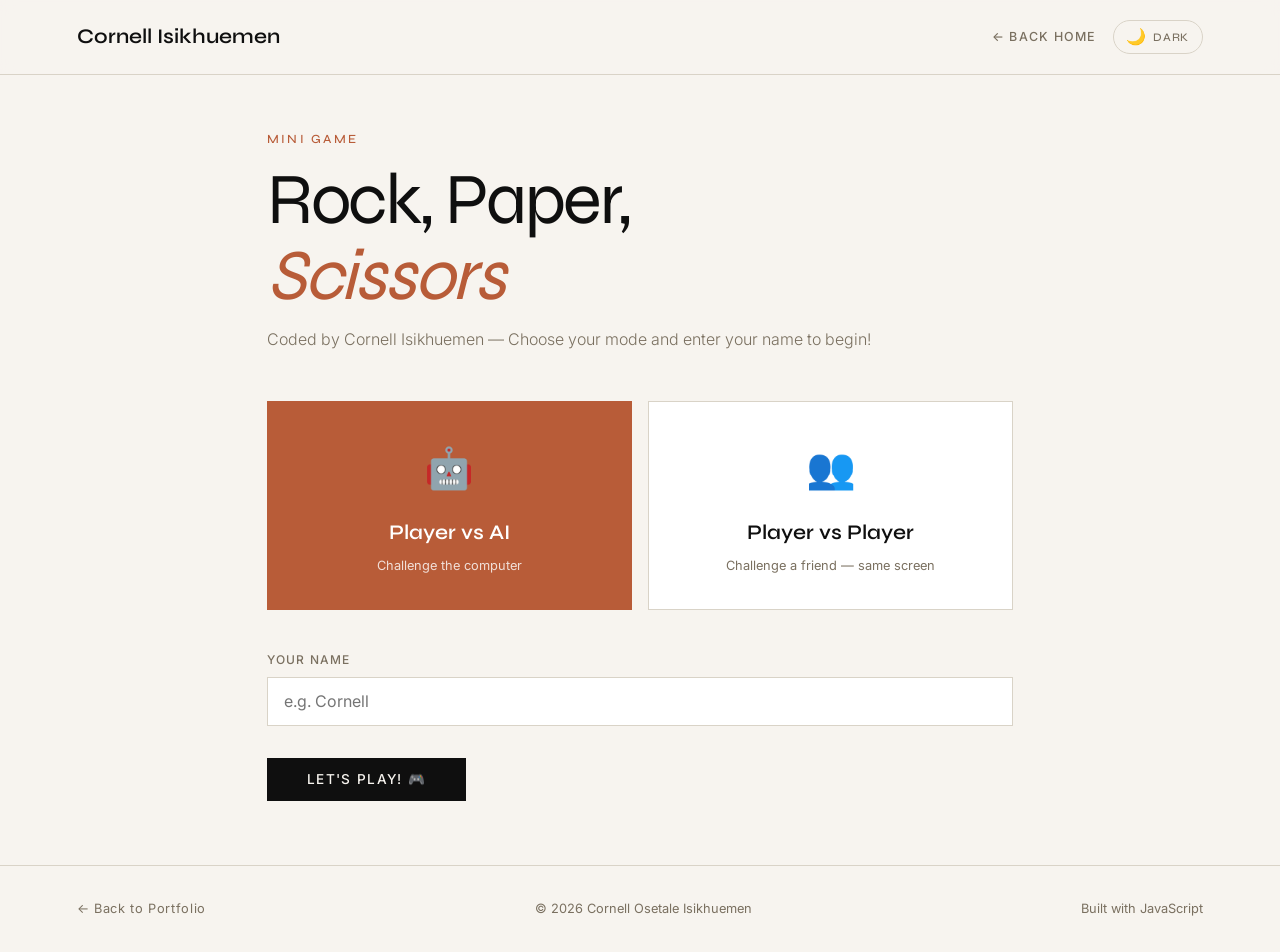
<file: game.html>
<!DOCTYPE html>
<html lang="en" data-theme="light">
<head>
  <meta charset="UTF-8" />
  <meta name="viewport" content="width=device-width, initial-scale=1.0" />
  <title>Rock Paper Scissors | Korncept</title>
  <meta name="description" content="Play Rock Paper Scissors — built by Cornell Osetale Isikhuemen (Korncept). Challenge the AI or a friend!" />
  <link rel="stylesheet" href="fonts.css" />
  <link href="https://fonts.googleapis.com/css2?family=Syne:wght@400;500;600;700&family=Inter:wght@300;400;500&display=swap" rel="stylesheet" />

  <style>
    :root {
      --ink:      #0f0f0f;
      --paper:    #f7f4ef;
      --accent:   #b85c38;
      --muted:    #7a7060;
      --rule:     #d9d3c7;
      --card-bg:  #ffffff;
      --nav-bg:   rgba(247,244,239,0.92);
      --win:      #2d5a27;
      --lose:     #7a1a1a;
      --draw:     #4a4a2a;
      --display: 'Syne', system-ui, sans-serif;
      --body:    'Inter', system-ui, sans-serif;
    }
    [data-theme="dark"] {
      --ink:     #f0ece4;
      --paper:   #0f0f0f;
      --accent:  #d4764e;
      --muted:   #9a9080;
      --rule:    #2a2a2a;
      --card-bg: #1a1a1a;
      --nav-bg:  rgba(15,15,15,0.92);
      --win:     #3a7a32;
      --lose:    #8a2a2a;
      --draw:    #5a5a3a;
    }
    *, *::before, *::after { box-sizing: border-box; margin: 0; padding: 0; }
    html { scroll-behavior: smooth; }
    body {
      background: var(--paper);
      color: var(--ink);
      font-family: var(--body);
      font-size: 16px;
      line-height: 1.7;
      transition: background 0.3s, color 0.3s;
      min-height: 100vh;
    }

    /* ── NAV ── */
    nav {
      position: fixed; top: 0; left: 0; right: 0;
      display: flex; justify-content: space-between; align-items: center;
      padding: 1.2rem 6vw;
      background: var(--nav-bg);
      backdrop-filter: blur(8px);
      border-bottom: 1px solid var(--rule);
      z-index: 100; transition: background 0.3s;
    }
    .nav-logo { font-family: var(--display); font-size: 1.3rem; font-weight: 600; color: var(--ink); text-decoration: none; }
    .nav-right { display: flex; align-items: center; gap: 1rem; }
    .nav-back { font-size: 0.78rem; font-weight: 500; letter-spacing: 0.1em; text-transform: uppercase; color: var(--muted); text-decoration: none; transition: color 0.2s; }
    .nav-back:hover { color: var(--accent); }
    .theme-toggle { background: none; border: 1px solid var(--rule); border-radius: 50px; padding: 0.4rem 0.8rem; cursor: pointer; font-size: 1rem; color: var(--ink); display: flex; align-items: center; gap: 0.4rem; transition: border-color 0.2s; }
    .theme-toggle:hover { border-color: var(--accent); }
    .toggle-label { font-size: 0.72rem; font-weight: 500; letter-spacing: 0.08em; text-transform: uppercase; color: var(--muted); }

    /* ── MAIN ── */
    main { padding: 8rem 6vw 4rem; max-width: 900px; margin: 0 auto; }

    /* ── SCREENS ── */
    .screen { display: none; }
    .screen.active { display: block; }

    /* ── SETUP SCREEN ── */
    .setup-eyebrow { font-size: 0.78rem; font-weight: 500; letter-spacing: 0.18em; text-transform: uppercase; color: var(--accent); margin-bottom: 0.8rem; }
    .setup-title { font-family: var(--display); font-size: clamp(2.5rem, 6vw, 4.5rem); font-weight: 300; line-height: 1.05; margin-bottom: 0.8rem; }
    .setup-title em { font-style: italic; color: var(--accent); }
    .setup-subtitle { font-size: 1rem; color: var(--muted); font-weight: 300; margin-bottom: 3rem; }

    /* ── MODE SELECTOR ── */
    .mode-grid { display: grid; grid-template-columns: 1fr 1fr; gap: 1rem; margin-bottom: 2.5rem; }
    .mode-card {
      border: 1px solid var(--rule);
      background: var(--card-bg);
      padding: 2rem 1.5rem;
      text-align: center;
      cursor: pointer;
      transition: all 0.2s;
    }
    .mode-card:hover { border-color: var(--accent); transform: translateY(-3px); }
    .mode-card.selected { border-color: var(--accent); background: var(--accent); color: white; }
    .mode-card.selected .mode-label { color: white; }
    .mode-card.selected .mode-desc { color: rgba(255,255,255,0.8); }
    .mode-icon { font-size: 2.5rem; margin-bottom: 0.8rem; }
    .mode-name { font-family: var(--display); font-size: 1.3rem; font-weight: 600; margin-bottom: 0.3rem; }
    .mode-desc { font-size: 0.8rem; color: var(--muted); }

    /* ── INPUT FIELDS ── */
    .input-group { display: flex; flex-direction: column; gap: 0.4rem; margin-bottom: 1rem; }
    .input-label { font-size: 0.75rem; font-weight: 500; letter-spacing: 0.1em; text-transform: uppercase; color: var(--muted); }
    .input-field {
      background: var(--card-bg);
      border: 1px solid var(--rule);
      color: var(--ink);
      font-family: var(--body);
      font-size: 1rem;
      padding: 0.85rem 1rem;
      outline: none;
      transition: border-color 0.2s, background 0.3s;
      width: 100%;
    }
    .input-field:focus { border-color: var(--accent); }

    .start-btn {
      padding: 0.85rem 2.5rem;
      background: var(--ink);
      color: var(--paper);
      font-family: var(--body);
      font-size: 0.85rem;
      font-weight: 500;
      letter-spacing: 0.1em;
      text-transform: uppercase;
      border: none;
      cursor: pointer;
      transition: background 0.2s;
      margin-top: 1rem;
    }
    .start-btn:hover { background: var(--accent); }

    /* ── TABS (Game / Leaderboard) ── */
    .tabs { display: flex; gap: 0; margin-bottom: 2rem; border-bottom: 1px solid var(--rule); }
    .tab-btn {
      background: none;
      border: none;
      border-bottom: 2px solid transparent;
      padding: 0.7rem 1.5rem;
      font-family: var(--body);
      font-size: 0.78rem;
      font-weight: 500;
      letter-spacing: 0.1em;
      text-transform: uppercase;
      color: var(--muted);
      cursor: pointer;
      margin-bottom: -1px;
      transition: all 0.2s;
    }
    .tab-btn.active { color: var(--accent); border-bottom-color: var(--accent); }
    .tab-panel { display: none; }
    .tab-panel.active { display: block; }

    /* ── SCOREBOARD ── */
    .scoreboard {
      display: grid;
      gap: 1rem;
      margin-bottom: 2rem;
      border: 1px solid var(--rule);
      background: var(--card-bg);
      padding: 1.5rem 2rem;
      transition: background 0.3s;
    }
    .scoreboard.pvai { grid-template-columns: 1fr auto 1fr; align-items: center; }
    .scoreboard.pvp  { grid-template-columns: 1fr auto 1fr auto 1fr; align-items: center; }
    .score-block { text-align: center; }
    .score-label { font-size: 0.72rem; font-weight: 500; letter-spacing: 0.14em; text-transform: uppercase; color: var(--muted); margin-bottom: 0.4rem; white-space: nowrap; overflow: hidden; text-overflow: ellipsis; }
    .score-number { font-family: var(--display); font-size: 3rem; font-weight: 300; line-height: 1; transition: transform 0.3s ease; }
    .score-number.pop { transform: scale(1.4); }
    .score-you   .score-number { color: var(--accent); }
    .score-p2    .score-number { color: #4a7a9b; }
    .score-cpu   .score-number { color: var(--muted); }
    .score-draw  .score-number { color: var(--rule); }
    .score-vs { font-family: var(--display); font-size: 1.2rem; font-weight: 300; color: var(--rule); font-style: italic; }

    /* ── ARENA ── */
    .arena {
      display: grid; grid-template-columns: 1fr auto 1fr;
      align-items: center; gap: 1rem;
      margin-bottom: 1.5rem; min-height: 140px;
    }
    .arena-side { text-align: center; }
    .arena-label { font-size: 0.72rem; font-weight: 500; letter-spacing: 0.14em; text-transform: uppercase; color: var(--muted); margin-bottom: 0.6rem; }
    .arena-choice { font-size: 4.5rem; line-height: 1; transition: transform 0.4s cubic-bezier(0.34,1.56,0.64,1), opacity 0.3s; display: block; min-height: 72px; }
    .arena-choice.hidden { opacity: 0; transform: scale(0.4); }
    .arena-choice.show   { opacity: 1; transform: scale(1); }
    .arena-vs { font-family: var(--display); font-size: 1.8rem; font-weight: 300; color: var(--rule); font-style: italic; }

    /* ── RESULT BANNER ── */
    .result-banner {
      text-align: center; padding: 1rem 2rem; margin-bottom: 1rem;
      font-family: var(--display); font-size: 1.3rem; font-weight: 600;
      min-height: 56px; display: flex; align-items: center; justify-content: center;
      transition: all 0.3s; border: 1px solid transparent;
    }
    .result-banner.win  { background: var(--win);  color: white; border-color: var(--win); }
    .result-banner.lose { background: var(--lose); color: white; border-color: var(--lose); }
    .result-banner.draw { background: var(--draw); color: white; border-color: var(--draw); }
    .result-banner.idle { background: transparent; color: var(--muted); border-color: var(--rule); font-style: italic; font-weight: 300; font-size: 0.95rem; }

    /* ── PIDGIN ── */
    .pidgin-msg { text-align: center; font-size: 0.88rem; color: var(--muted); font-style: italic; margin-bottom: 2rem; min-height: 24px; }

    /* ── PVP PROMPT ── */
    .pvp-prompt {
      text-align: center; padding: 1rem;
      background: var(--card-bg); border: 1px solid var(--accent);
      margin-bottom: 1.5rem; font-size: 0.9rem;
      display: none;
    }
    .pvp-prompt.visible { display: block; }
    .pvp-prompt strong { color: var(--accent); }

    /* ── CHOICES ── */
    .choices { display: grid; grid-template-columns: repeat(3, 1fr); gap: 1rem; margin-bottom: 1.5rem; }
    .choice-btn {
      border: 1px solid var(--rule); background: var(--card-bg); cursor: pointer;
      padding: 1.4rem 1rem; display: flex; flex-direction: column; align-items: center; gap: 0.5rem;
      transition: all 0.2s; position: relative; overflow: hidden;
    }
    .choice-btn:hover { border-color: var(--accent); transform: translateY(-4px); }
    .choice-btn:active { transform: translateY(0); }
    .choice-btn.selected-p1 { border-color: var(--accent); background: var(--accent); }
    .choice-btn.selected-p1 .choice-label { color: white; }
    .choice-btn.selected-p2 { border-color: #4a7a9b; background: #4a7a9b; }
    .choice-btn.selected-p2 .choice-label { color: white; }
    .choice-emoji { font-size: 2.5rem; line-height: 1; pointer-events: none; }
    .choice-label { font-size: 0.72rem; font-weight: 500; letter-spacing: 0.12em; text-transform: uppercase; color: var(--muted); pointer-events: none; }

    /* ── ACTIONS ── */
    .actions { display: flex; gap: 1rem; margin-bottom: 2rem; }
    .btn-secondary {
      flex: 1; padding: 0.75rem; background: none; border: 1px solid var(--rule);
      color: var(--muted); font-family: var(--body); font-size: 0.78rem; font-weight: 500;
      letter-spacing: 0.1em; text-transform: uppercase; cursor: pointer; transition: all 0.2s;
    }
    .btn-secondary:hover { border-color: var(--accent); color: var(--accent); }
    .btn-danger { border-color: var(--lose); color: var(--lose); }
    .btn-danger:hover { background: var(--lose); color: white; border-color: var(--lose); }

    /* ── HISTORY ── */
    .section-label { font-size: 0.72rem; font-weight: 500; letter-spacing: 0.14em; text-transform: uppercase; color: var(--muted); margin-bottom: 1rem; padding-top: 2rem; border-top: 1px solid var(--rule); }
    .history-list { display: flex; flex-direction: column; gap: 0.5rem; max-height: 220px; overflow-y: auto; }
    .history-item { display: flex; justify-content: space-between; align-items: center; padding: 0.6rem 1rem; background: var(--card-bg); border: 1px solid var(--rule); font-size: 0.82rem; }
    .h-emojis { font-size: 1rem; letter-spacing: 0.3rem; }
    .h-result { font-size: 0.7rem; font-weight: 500; letter-spacing: 0.1em; text-transform: uppercase; padding: 0.2rem 0.6rem; }
    .h-result.win  { background: var(--win);  color: white; }
    .h-result.lose { background: var(--lose); color: white; }
    .h-result.draw { background: var(--draw); color: white; }
    .history-empty { font-size: 0.85rem; color: var(--muted); font-style: italic; text-align: center; padding: 1.5rem; }

    /* ── LEADERBOARD ── */
    .leaderboard-table { width: 100%; border-collapse: collapse; }
    .leaderboard-table th {
      font-size: 0.7rem; font-weight: 500; letter-spacing: 0.12em; text-transform: uppercase;
      color: var(--muted); text-align: left; padding: 0.6rem 1rem;
      border-bottom: 1px solid var(--rule);
    }
    .leaderboard-table td { padding: 0.8rem 1rem; border-bottom: 1px solid var(--rule); font-size: 0.88rem; background: var(--card-bg); }
    .leaderboard-table tr:first-child td { background: rgba(184,92,56,0.08); }
    .rank { font-family: var(--display); font-size: 1.2rem; font-weight: 600; color: var(--accent); }
    .lb-name { font-weight: 500; }
    .lb-wins { color: var(--win); font-weight: 500; }
    .lb-losses { color: var(--lose); }
    .lb-draws { color: var(--muted); }
    .lb-empty { text-align: center; padding: 2rem; color: var(--muted); font-style: italic; font-size: 0.9rem; }
    .clear-lb-btn {
      margin-top: 1.5rem; padding: 0.6rem 1.5rem; background: none;
      border: 1px solid var(--lose); color: var(--lose); font-family: var(--body);
      font-size: 0.75rem; font-weight: 500; letter-spacing: 0.1em; text-transform: uppercase;
      cursor: pointer; transition: all 0.2s;
    }
    .clear-lb-btn:hover { background: var(--lose); color: white; }

    /* ── FOOTER ── */
    footer { border-top: 1px solid var(--rule); padding: 2rem 6vw; display: flex; justify-content: space-between; align-items: center; font-size: 0.8rem; color: var(--muted); }
    :focus-visible { outline: 2px solid var(--accent); outline-offset: 3px; }

    @media (max-width: 600px) {
      .mode-grid { grid-template-columns: 1fr; }
      .scoreboard.pvp { grid-template-columns: 1fr 1fr 1fr; }
      .score-number { font-size: 2.2rem; }
      .arena-choice { font-size: 3rem; }
      .actions { flex-direction: column; }
    }
  </style>
</head>
<body>

  <!-- NAV -->
  <nav>
    <a href="index.html" class="nav-logo">Cornell Isikhuemen</a>
    <div class="nav-right">
      <a href="index.html" class="nav-back">← Back Home</a>
      <button class="theme-toggle" id="themeToggle" aria-label="Toggle dark mode">
        <span id="themeIcon" aria-hidden="true">🌙</span>
        <span class="toggle-label" id="themeLabel">Dark</span>
      </button>
    </div>
  </nav>

  <main>

    <!-- ══ SCREEN 1: SETUP ══ -->
    <div class="screen active" id="screen-setup">
      <p class="setup-eyebrow">Mini Game</p>
      <h1 class="setup-title">Rock, Paper,<br/><em>Scissors</em></h1>
      <p class="setup-subtitle">Coded by Cornell Isikhuemen — Choose your mode and enter your name to begin!</p>

      <!-- MODE SELECTOR -->
      <div class="mode-grid">
        <div class="mode-card selected" id="mode-pvai" onclick="selectMode('pvai')" tabindex="0" role="button" aria-pressed="true">
          <div class="mode-icon">🤖</div>
          <div class="mode-name">Player vs AI</div>
          <div class="mode-desc">Challenge the computer</div>
        </div>
        <div class="mode-card" id="mode-pvp" onclick="selectMode('pvp')" tabindex="0" role="button" aria-pressed="false">
          <div class="mode-icon">👥</div>
          <div class="mode-name">Player vs Player</div>
          <div class="mode-desc">Challenge a friend — same screen</div>
        </div>
      </div>

      <!-- PLAYER NAMES -->
      <div class="input-group">
        <label class="input-label" for="p1name">Your Name</label>
        <input class="input-field" type="text" id="p1name" placeholder="e.g. Cornell" maxlength="20" />
      </div>
      <div class="input-group" id="p2name-group" style="display:none;">
        <label class="input-label" for="p2name">Player 2 Name</label>
        <input class="input-field" type="text" id="p2name" placeholder="e.g. Opponent" maxlength="20" />
      </div>

      <button class="start-btn" onclick="startGame()">Let's Play! 🎮</button>
    </div>

    <!-- ══ SCREEN 2: GAME ══ -->
    <div class="screen" id="screen-game">

      <!-- TABS -->
      <div class="tabs">
        <button class="tab-btn active" onclick="switchTab('game')" id="tab-game">🎮 Game</button>
        <button class="tab-btn" onclick="switchTab('leaderboard')" id="tab-lb">🏆 Leaderboard</button>
      </div>

      <!-- GAME PANEL -->
      <div class="tab-panel active" id="panel-game">

        <!-- SCOREBOARD -->
        <div class="scoreboard pvai" id="scoreboard">
          <div class="score-block score-you">
            <div class="score-label" id="label-p1">You</div>
            <div class="score-number" id="score-p1">0</div>
          </div>
          <div class="score-vs">vs</div>
          <div class="score-block score-cpu" id="score-block-p2">
            <div class="score-label" id="label-p2">Computer</div>
            <div class="score-number" id="score-p2">0</div>
          </div>
        </div>

        <!-- ARENA -->
        <div class="arena" aria-live="polite">
          <div class="arena-side">
            <div class="arena-label" id="arena-label-p1">You</div>
            <span class="arena-choice hidden" id="arena-p1">✊</span>
          </div>
          <div class="arena-vs" aria-hidden="true">vs</div>
          <div class="arena-side">
            <div class="arena-label" id="arena-label-p2">Computer</div>
            <span class="arena-choice hidden" id="arena-p2">✊</span>
          </div>
        </div>

        <!-- RESULT -->
        <div class="result-banner idle" id="resultBanner" role="status" aria-live="assertive">
          Pick your weapon to begin!
        </div>
        <p class="pidgin-msg" id="pidginMsg" aria-live="polite"></p>

        <!-- PVP PROMPT -->
        <div class="pvp-prompt" id="pvpPrompt">
          <strong id="pvpTurnName">Player 1</strong>, make your secret choice below!
        </div>

        <!-- CHOICES -->
        <div class="choices" role="group" aria-label="Make your choice">
          <button class="choice-btn" data-choice="rock" onclick="handleChoice('rock')" aria-label="Choose Rock">
            <span class="choice-emoji">✊</span>
            <span class="choice-label">Rock</span>
          </button>
          <button class="choice-btn" data-choice="paper" onclick="handleChoice('paper')" aria-label="Choose Paper">
            <span class="choice-emoji">✋</span>
            <span class="choice-label">Paper</span>
          </button>
          <button class="choice-btn" data-choice="scissors" onclick="handleChoice('scissors')" aria-label="Choose Scissors">
            <span class="choice-emoji">✌️</span>
            <span class="choice-label">Scissors</span>
          </button>
        </div>

        <!-- ACTIONS -->
        <div class="actions">
          <button class="btn-secondary" onclick="resetScores()">Reset Scores</button>
          <button class="btn-secondary" onclick="showSetup()">Change Mode / Name</button>
          <button class="btn-secondary btn-danger" onclick="clearHistory()">Clear History</button>
        </div>

        <!-- HISTORY -->
        <div class="section-label">Round History</div>
        <div class="history-list" id="historyList" role="log" aria-live="polite">
          <div class="history-empty">No rounds yet — make your first move!</div>
        </div>

      </div>

      <!-- LEADERBOARD PANEL -->
      <div class="tab-panel" id="panel-leaderboard">
        <table class="leaderboard-table" aria-label="Leaderboard">
          <thead>
            <tr>
              <th>#</th>
              <th>Name</th>
              <th>Wins</th>
              <th>Losses</th>
              <th>Draws</th>
              <th>Games</th>
            </tr>
          </thead>
          <tbody id="lbBody">
            <tr><td colspan="6" class="lb-empty">No leaderboard data yet — play some games!</td></tr>
          </tbody>
        </table>
        <button class="clear-lb-btn" onclick="clearLeaderboard()">Clear Leaderboard</button>
      </div>

    </div>

  </main>

  <!-- FOOTER -->
  <footer>
    <a href="index.html" style="color:var(--muted);text-decoration:none;font-size:0.8rem;letter-spacing:0.05em;transition:color 0.2s" onmouseover="this.style.color='var(--accent)'" onmouseout="this.style.color='var(--muted)'">← Back to Portfolio</a>
    <span>© 2026 Cornell Osetale Isikhuemen</span>
    <span>Built with JavaScript</span>
  </footer>

  <script>

    /* ══════════════════════════════
       DARK / LIGHT MODE
    ══════════════════════════════ */
    const html = document.documentElement;
    const savedTheme = localStorage.getItem('theme') || 'light';
    html.setAttribute('data-theme', savedTheme);
    updateToggleUI(savedTheme);

    document.getElementById('themeToggle').addEventListener('click', () => {
      const next = html.getAttribute('data-theme') === 'light' ? 'dark' : 'light';
      html.setAttribute('data-theme', next);
      localStorage.setItem('theme', next);
      updateToggleUI(next);
    });

    function updateToggleUI(theme) {
      document.getElementById('themeIcon').textContent  = theme === 'dark' ? '☀️' : '🌙';
      document.getElementById('themeLabel').textContent = theme === 'dark' ? 'Light' : 'Dark';
    }

    /* ══════════════════════════════
       GAME STATE
    ══════════════════════════════ */
    const EMOJIS = { rock: '✊', paper: '✋', scissors: '✌️' };
    const CHOICES = ['rock', 'paper', 'scissors'];

    let mode       = 'pvai';  // 'pvai' or 'pvp'
    let p1Name     = 'Player 1';
    let p2Name     = 'Computer';
    let scoreP1    = 0;
    let scoreP2    = 0;
    let draws      = 0;
    let history    = [];
    let pvpTurn    = 1;       // 1 = P1's turn, 2 = P2's turn
    let pvpP1Choice = null;
    let isPlaying  = false;

    /* ══════════════════════════════
       SETUP
    ══════════════════════════════ */
    function selectMode(m) {
      mode = m;
      document.getElementById('mode-pvai').classList.toggle('selected', m === 'pvai');
      document.getElementById('mode-pvp').classList.toggle('selected', m === 'pvp');
      document.getElementById('mode-pvai').setAttribute('aria-pressed', m === 'pvai');
      document.getElementById('mode-pvp').setAttribute('aria-pressed', m === 'pvp');
      document.getElementById('p2name-group').style.display = m === 'pvp' ? 'block' : 'none';
    }

    // Keyboard support for mode cards
    document.getElementById('mode-pvai').addEventListener('keydown', e => { if (e.key === 'Enter' || e.key === ' ') selectMode('pvai'); });
    document.getElementById('mode-pvp').addEventListener('keydown',  e => { if (e.key === 'Enter' || e.key === ' ') selectMode('pvp'); });

    function startGame() {
      const p1Input = document.getElementById('p1name').value.trim();
      const p2Input = document.getElementById('p2name').value.trim();

      if (!p1Input) { alert('Please enter your name to continue!'); return; }
      if (mode === 'pvp' && !p2Input) { alert('Please enter Player 2\'s name!'); return; }

      p1Name = p1Input;
      p2Name = mode === 'pvp' ? p2Input : 'Computer';

      // Reset scores for new session
      scoreP1 = 0; scoreP2 = 0; draws = 0;
      history = []; pvpTurn = 1; pvpP1Choice = null;

      setupGameUI();
      showScreen('screen-game');
    }

    function setupGameUI() {
      // Scoreboard layout
      const sb = document.getElementById('scoreboard');
      sb.className = 'scoreboard ' + mode;

      document.getElementById('label-p1').textContent     = p1Name;
      document.getElementById('arena-label-p1').textContent = p1Name;
      document.getElementById('score-p1').textContent     = '0';
      document.getElementById('score-p2').textContent     = '0';

      if (mode === 'pvai') {
        document.getElementById('label-p2').textContent      = 'Computer';
        document.getElementById('arena-label-p2').textContent = 'Computer';
        document.getElementById('score-block-p2').className  = 'score-block score-cpu';
        document.getElementById('pvpPrompt').classList.remove('visible');
      } else {
        document.getElementById('label-p2').textContent      = p2Name;
        document.getElementById('arena-label-p2').textContent = p2Name;
        document.getElementById('score-block-p2').className  = 'score-block score-p2';
        showPvpPrompt();
      }

      updateResultBanner('idle', 'Pick your weapon to begin!');
      document.getElementById('pidginMsg').textContent = '';
      resetArena();
      renderHistory();
    }

    function showSetup() {
      showScreen('screen-setup');
    }

    function showScreen(id) {
      document.querySelectorAll('.screen').forEach(s => s.classList.remove('active'));
      document.getElementById(id).classList.add('active');
    }

    /* ══════════════════════════════
       TABS
    ══════════════════════════════ */
    function switchTab(tab) {
      document.querySelectorAll('.tab-btn').forEach(b => b.classList.remove('active'));
      document.querySelectorAll('.tab-panel').forEach(p => p.classList.remove('active'));
      document.getElementById('tab-' + (tab === 'game' ? 'game' : 'lb')).classList.add('active');
      document.getElementById('panel-' + (tab === 'game' ? 'game' : 'leaderboard')).classList.add('active');
      if (tab === 'leaderboard') renderLeaderboard();
    }

    /* ══════════════════════════════
       PVP HELPERS
    ══════════════════════════════ */
    function showPvpPrompt() {
      const prompt = document.getElementById('pvpPrompt');
      prompt.classList.add('visible');
      document.getElementById('pvpTurnName').textContent = pvpTurn === 1 ? p1Name : p2Name;
    }

    /* ══════════════════════════════
       GAME LOGIC
    ══════════════════════════════ */
    function handleChoice(choice) {
      if (isPlaying) return;

      if (mode === 'pvai') {
        playPvAI(choice);
      } else {
        playPvP(choice);
      }
    }

    /* — Player vs AI — */
    function playPvAI(playerChoice) {
      isPlaying = true;
      const cpuChoice = CHOICES[Math.floor(Math.random() * CHOICES.length)];
      const result    = getResult(playerChoice, cpuChoice);

      highlightBtn(playerChoice, 'p1');
      animateArena(playerChoice, cpuChoice, () => {
        resolveRound(result, playerChoice, cpuChoice, p1Name, 'Computer');
        isPlaying = false;
      });
    }

    /* — Player vs Player — */
    function playPvP(choice) {
      if (pvpTurn === 1) {
        pvpP1Choice = choice;
        highlightBtn(choice, 'p1');
        pvpTurn = 2;
        showPvpPrompt();
        updateResultBanner('idle', p2Name + ', your turn — choose your weapon!');
        clearBtnHighlights();
      } else {
        isPlaying = true;
        const p2Choice = choice;
        const result   = getResult(pvpP1Choice, p2Choice);

        highlightBtn(p2Choice, 'p2');
        animateArena(pvpP1Choice, p2Choice, () => {
          resolveRound(result, pvpP1Choice, p2Choice, p1Name, p2Name);
          pvpTurn = 1; pvpP1Choice = null;
          showPvpPrompt();
          isPlaying = false;
        });
      }
    }

    function getResult(c1, c2) {
      if (c1 === c2) return 'draw';
      if (
        (c1 === 'rock'     && c2 === 'scissors') ||
        (c1 === 'paper'    && c2 === 'rock')     ||
        (c1 === 'scissors' && c2 === 'paper')
      ) return 'win';
      return 'lose';
    }

    function resolveRound(result, c1, c2, name1, name2) {
      if (result === 'win') {
        scoreP1++;
        updateResultBanner('win', '🏆 ' + name1 + ' Wins the Round!');
        document.getElementById('pidginMsg').textContent = getHype(name1);
        popScore(document.getElementById('score-p1'));
      } else if (result === 'lose') {
        scoreP2++;
        updateResultBanner('lose', '💀 ' + name2 + ' Wins the Round!');
        document.getElementById('pidginMsg').textContent = getRoast(name1);
        popScore(document.getElementById('score-p2'));
      } else {
        draws++;
        updateResultBanner('draw', '🤝 It\'s a Draw!');
        document.getElementById('pidginMsg').textContent = getDraw();
      }

      document.getElementById('score-p1').textContent = scoreP1;
      document.getElementById('score-p2').textContent = scoreP2;

      addHistory(result, c1, c2, name1, name2);
      saveToLeaderboard(result, name1, name2);

      setTimeout(() => clearBtnHighlights(), 900);
    }

    /* ══════════════════════════════
       ANIMATIONS
    ══════════════════════════════ */
    function animateArena(c1, c2, callback) {
      const a1 = document.getElementById('arena-p1');
      const a2 = document.getElementById('arena-p2');
      a1.classList.remove('show'); a1.classList.add('hidden');
      a2.classList.remove('show'); a2.classList.add('hidden');
      setTimeout(() => {
        a1.textContent = EMOJIS[c1]; a2.textContent = EMOJIS[c2];
        a1.classList.remove('hidden'); a1.classList.add('show');
        a2.classList.remove('hidden'); a2.classList.add('show');
        callback();
      }, 400);
    }

    function resetArena() {
      const a1 = document.getElementById('arena-p1');
      const a2 = document.getElementById('arena-p2');
      a1.classList.remove('show'); a1.classList.add('hidden');
      a2.classList.remove('show'); a2.classList.add('hidden');
    }

    function highlightBtn(choice, player) {
      clearBtnHighlights();
      document.querySelector('[data-choice="' + choice + '"]').classList.add('selected-' + player);
    }

    function clearBtnHighlights() {
      document.querySelectorAll('.choice-btn').forEach(b => {
        b.classList.remove('selected-p1', 'selected-p2');
      });
    }

    function popScore(el) {
      el.classList.add('pop');
      setTimeout(() => el.classList.remove('pop'), 300);
    }

    function updateResultBanner(type, text) {
      const banner = document.getElementById('resultBanner');
      banner.className = 'result-banner ' + type;
      banner.textContent = text;
    }

    /* ══════════════════════════════
       MESSAGES (Pidgin English)
    ══════════════════════════════ */
    function getHype(name) {
      const msgs = [
        name + ", what a total demolition! 🔥",
        "Smooth! " + name + " too much!",
        "Abeg, take am easy on am, chai! " + name + " dey reign!",
        name + ", great work! You scatter am!",
        "Omo! " + name + " no dey carry last!",
        "Correct! Computer don cry because of " + name + "!",
        name + ", na you be the champion! No argument!"
      ];
      return msgs[Math.floor(Math.random() * msgs.length)];
    }

    function getRoast(name) {
      const msgs = [
        "Omo na wa for " + name + " oh, bro!",
        name + " needs some milk! 😭",
        "What are you even doing, " + name + "? 😐",
        name + " you dey go naaa! 😂🙏🏽",
        "Ah ah " + name + "! How you go lose like this?!",
        "Computer just pepper " + name + " finish!",
        "My friend " + name + ", go back and try again!"
      ];
      return msgs[Math.floor(Math.random() * msgs.length)];
    }

    function getDraw() {
      const msgs = [
        "E draw! Una both dey try!",
        "Nobody win, nobody lose — rematch!",
        "Tie! Una dey think alike... suspicious!",
        "Draw! Make una go again!",
        "Hmm, una too similar — try am again!"
      ];
      return msgs[Math.floor(Math.random() * msgs.length)];
    }

    /* ══════════════════════════════
       HISTORY
    ══════════════════════════════ */
    function addHistory(result, c1, c2, name1, name2) {
      history.unshift({ result, c1, c2, name1, name2 });
      if (history.length > 15) history.pop();
      renderHistory();
    }

    function renderHistory() {
      const list = document.getElementById('historyList');
      if (!history.length) {
        list.innerHTML = '<div class="history-empty">No rounds yet — make your first move!</div>';
        return;
      }
      list.innerHTML = history.map(h => `
        <div class="history-item">
          <span style="font-size:0.78rem;color:var(--muted);">${h.name1} vs ${h.name2}</span>
          <span class="h-emojis">${EMOJIS[h.c1]} vs ${EMOJIS[h.c2]}</span>
          <span class="h-result ${h.result}">
            ${h.result === 'win' ? h.name1 + ' Won' : h.result === 'lose' ? h.name2 + ' Won' : 'Draw'}
          </span>
        </div>
      `).join('');
    }

    function clearHistory() {
      if (!confirm('Clear round history?')) return;
      history = [];
      renderHistory();
    }

    /* ══════════════════════════════
       LEADERBOARD (localStorage)
    ══════════════════════════════ */
    function saveToLeaderboard(result, name1, name2) {
      let lb = JSON.parse(localStorage.getItem('rps_leaderboard') || '{}');

      // Init entries
      if (!lb[name1]) lb[name1] = { wins: 0, losses: 0, draws: 0 };
      if (mode === 'pvp' && !lb[name2]) lb[name2] = { wins: 0, losses: 0, draws: 0 };

      if (result === 'win') {
        lb[name1].wins++;
        if (mode === 'pvp') lb[name2].losses++;
      } else if (result === 'lose') {
        lb[name1].losses++;
        if (mode === 'pvp') lb[name2].wins++;
      } else {
        lb[name1].draws++;
        if (mode === 'pvp') lb[name2].draws++;
      }

      localStorage.setItem('rps_leaderboard', JSON.stringify(lb));
    }

    function renderLeaderboard() {
      const lb   = JSON.parse(localStorage.getItem('rps_leaderboard') || '{}');
      const rows = Object.entries(lb)
        .map(([name, s]) => ({ name, ...s, total: s.wins + s.losses + s.draws }))
        .sort((a, b) => b.wins - a.wins || a.losses - b.losses);

      const tbody = document.getElementById('lbBody');
      if (!rows.length) {
        tbody.innerHTML = '<tr><td colspan="6" class="lb-empty">No leaderboard data yet — play some games!</td></tr>';
        return;
      }

      tbody.innerHTML = rows.map((r, i) => `
        <tr>
          <td><span class="rank">${i === 0 ? '🥇' : i === 1 ? '🥈' : i === 2 ? '🥉' : '#' + (i+1)}</span></td>
          <td class="lb-name">${r.name}</td>
          <td class="lb-wins">${r.wins}</td>
          <td class="lb-losses">${r.losses}</td>
          <td class="lb-draws">${r.draws}</td>
          <td>${r.total}</td>
        </tr>
      `).join('');
    }

    function clearLeaderboard() {
      if (!confirm('Clear the entire leaderboard? This cannot be undone!')) return;
      localStorage.removeItem('rps_leaderboard');
      renderLeaderboard();
    }

    /* ══════════════════════════════
       RESET SCORES
    ══════════════════════════════ */
    function resetScores() {
      if (!confirm('Reset scores for this session?')) return;
      scoreP1 = 0; scoreP2 = 0; draws = 0;
      document.getElementById('score-p1').textContent = '0';
      document.getElementById('score-p2').textContent = '0';
      pvpTurn = 1; pvpP1Choice = null;
      if (mode === 'pvp') showPvpPrompt();
      resetArena();
      updateResultBanner('idle', 'Scores reset! Pick your weapon!');
      document.getElementById('pidginMsg').textContent = '';
    }

  </script>
</body>
</html>
</file>
<file: fonts.css>
/* ══════════════════════════════════════════════════════
   KORNCEPT — GLOBAL FONT SYSTEM
   ──────────────────────────────────────────────────────
   To change fonts site-wide, edit ONLY this file.
   All pages import this file and inherit these settings.

   Current fonts:
   - Display / Headings : Syne (700, 600, 500, 400)
   - Body / UI          : Inter (500, 400, 300)
══════════════════════════════════════════════════════ */

@import url('https://fonts.googleapis.com/css2?family=Syne:wght@400;500;600;700&family=Inter:wght@300;400;500&display=swap');

:root {
  /* ── Font families ── */
  --font-display: 'Syne', system-ui, sans-serif;
  --font-body:    'Inter', system-ui, sans-serif;

  /* ── Font sizes (scale) ── */
  --text-xs:   0.68rem;
  --text-sm:   0.78rem;
  --text-base: 1rem;
  --text-lg:   1.1rem;
  --text-xl:   1.3rem;
  --text-2xl:  1.6rem;
  --text-3xl:  2rem;

  /* ── Font weights ── */
  --fw-light:   300;
  --fw-regular: 400;
  --fw-medium:  500;
  --fw-semi:    600;
  --fw-bold:    700;

  /* ── Letter spacing ── */
  --tracking-tight:  -0.03em;
  --tracking-normal:  0;
  --tracking-wide:    0.06em;
  --tracking-wider:   0.1em;
  --tracking-widest:  0.16em;
}

/* ── Base reset ── */
body {
  font-family: var(--font-body);
  font-size: var(--text-base);
  font-weight: var(--fw-regular);
  line-height: 1.6;
  -webkit-font-smoothing: antialiased;
  -moz-osx-font-smoothing: grayscale;
}

/* ── Display elements ── */
h1, h2, h3, h4, h5, h6,
.font-display {
  font-family: var(--font-display);
  font-weight: var(--fw-bold);
  letter-spacing: var(--tracking-tight);
  line-height: 1.05;
}

/* ── Utility classes ── */
.font-body    { font-family: var(--font-body); }
.font-display { font-family: var(--font-display); }

/* ── Nav ── */
nav, .nav-logo { font-family: var(--font-display); }
.nav-links a, .nav-back, .mobile-menu a { font-family: var(--font-body); }

/* ── Buttons ── */
button, .btn-primary, .btn-secondary,
.val-btn, .unit-btn, .filter-btn,
.choice-btn .choice-label,
.calc-btn, .form-submit,
.tab-btn, .pill {
  font-family: var(--font-display);
}

/* ── Inputs ── */
input, textarea, select {
  font-family: var(--font-body);
}

/* ── Tags / eyebrows ── */
.page-tag, .section-eyebrow,
.eyebrow, .game-eyebrow,
.setup-eyebrow, .portfolio-category,
.result-tag, .field-label,
.arena-label, .score-label,
.history-title, .section-label {
  font-family: var(--font-display);
  letter-spacing: var(--tracking-widest);
}
</file>
